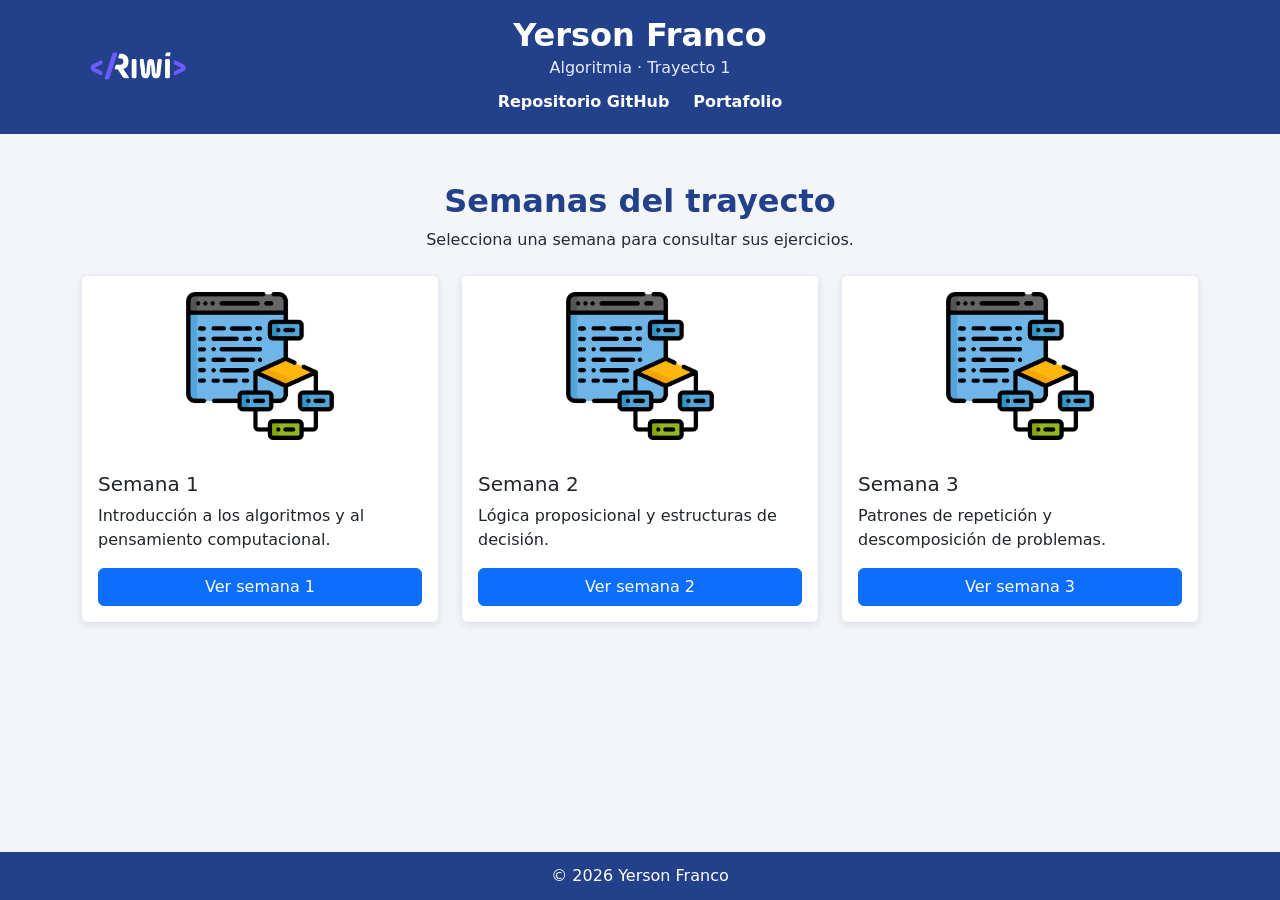
<file: index.html>
<!doctype html>
<html lang="es">

<head>
  <meta charset="utf-8">
  <meta name="viewport" content="width=device-width, initial-scale=1">
  <meta name="description" content="Repositorio de aprendizaje de Algoritmia.">
  <title>Algoritmia · Trayecto 1 | Yerson Franco</title>

  <!-- Bootstrap 5.3: estilos base y componentes responsivos. -->
  <link href="https://cdn.jsdelivr.net/npm/bootstrap@5.3.9/dist/css/bootstrap.min.css" rel="stylesheet"
    integrity="sha384-yEPZ7jP9S0QKiUQ0m3jjsO4ProIW7wvR9gXkI7JOGa2XVsw53Yke2bsdkBbjmmiX" crossorigin="anonymous">
  <link rel="stylesheet" href="css/style.css">
</head>

<body>
  <header class="encabezado text-white">
    <div class="container">
      <div class="row align-items-center text-center">
        <div class="col-12 col-md-3 text-md-start">
          <img class="logo-riwi" src="img/riwi.png" alt="Riwi">
        </div>
        <div class="col-12 col-md-6">
          <h1>Yerson Franco</h1>
          <p class="encabezado-subtitulo">Algoritmia · Trayecto 1</p>
          <nav class="enlaces-proyecto d-flex flex-wrap justify-content-center gap-4" aria-label="Enlaces del proyecto">
            <a href="https://github.com/YersonFranco/algoritmia" target="_blank" rel="noopener noreferrer">Repositorio
              GitHub</a>
            <a href="https://yersonfranco.github.io/Portafolio-web/">Portafolio</a>
          </nav>
        </div>
        <div class="col-md-3 d-none d-md-block" aria-hidden="true"></div>
      </div>
    </div>
  </header>

  <main class="container py-5">
    <section aria-labelledby="titulo-semanas">
      <div class="text-center mb-4">
        <h2 id="titulo-semanas" class="titulo-seccion">Semanas del trayecto</h2>
        <p class="mb-0">Selecciona una semana para consultar sus ejercicios.</p>
      </div>

      <div class="row g-4">
        <div class="col-12 col-md-6 col-lg-4">
          <article class="card tarjeta-semana h-100">
            <img src="img/icon.png" class="card-img-top imagen-tarjeta" alt="Ícono de programación">
            <div class="card-body d-flex flex-column">
              <h3 class="card-title h5">Semana 1</h3>
              <p class="card-text">Introducción a los algoritmos y al pensamiento computacional.</p>
              <a class="btn btn-primary mt-auto" href="trayecto_1/semana-1/index.html">Ver semana 1</a>
            </div>
          </article>
        </div>

        <div class="col-12 col-md-6 col-lg-4">
          <article class="card tarjeta-semana h-100">
            <img src="img/icon.png" class="card-img-top imagen-tarjeta" alt="Ícono de programación">
            <div class="card-body d-flex flex-column">
              <h3 class="card-title h5">Semana 2</h3>
              <p class="card-text">Lógica proposicional y estructuras de decisión.</p>
              <a class="btn btn-primary mt-auto" href="trayecto_1/semana-2/index.html">Ver semana 2</a>
            </div>
          </article>
        </div>

        <div class="col-12 col-md-6 col-lg-4">
          <article class="card tarjeta-semana h-100">
            <img src="img/icon.png" class="card-img-top imagen-tarjeta" alt="Ícono de programación">
            <div class="card-body d-flex flex-column">
              <h3 class="card-title h5">Semana 3</h3>
              <p class="card-text">Patrones de repetición y descomposición de problemas.</p>
              <a class="btn btn-primary mt-auto" href="trayecto_1/semana-3/index.html">Ver semana 3</a>
            </div>
          </article>
        </div>
      </div>
    </section>
  </main>

  <footer class="pie text-center text-white">
    <p class="mb-0">&copy; 2026 Yerson Franco</p>
  </footer>

  <script src="https://cdn.jsdelivr.net/npm/bootstrap@5.3.9/dist/js/bootstrap.bundle.min.js"
    integrity="sha384-WyOxWvTyr1QaMPfiPJSv76iReVthorl5uWlFtZPyK0IEB0hGzo9y5Bp9mYanr8Bu"
    crossorigin="anonymous"></script>
</body>

</html>
</file>
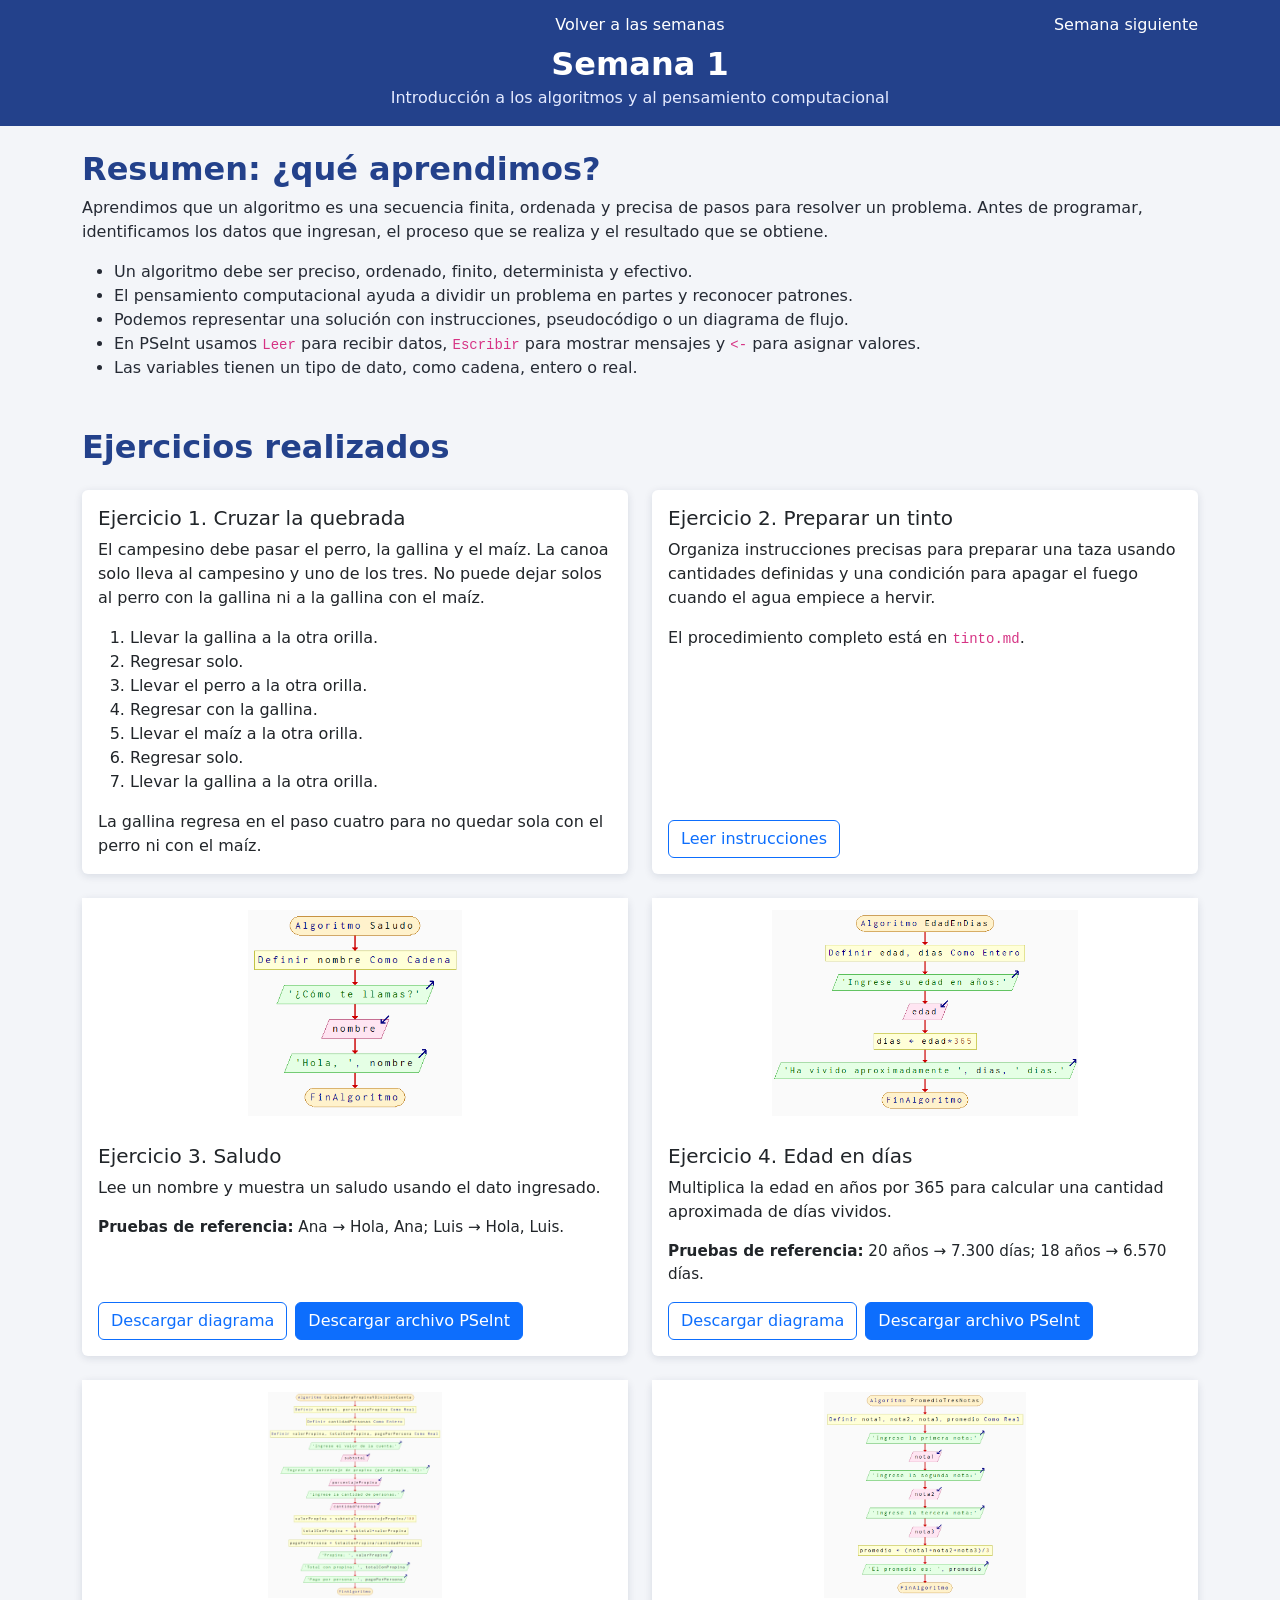
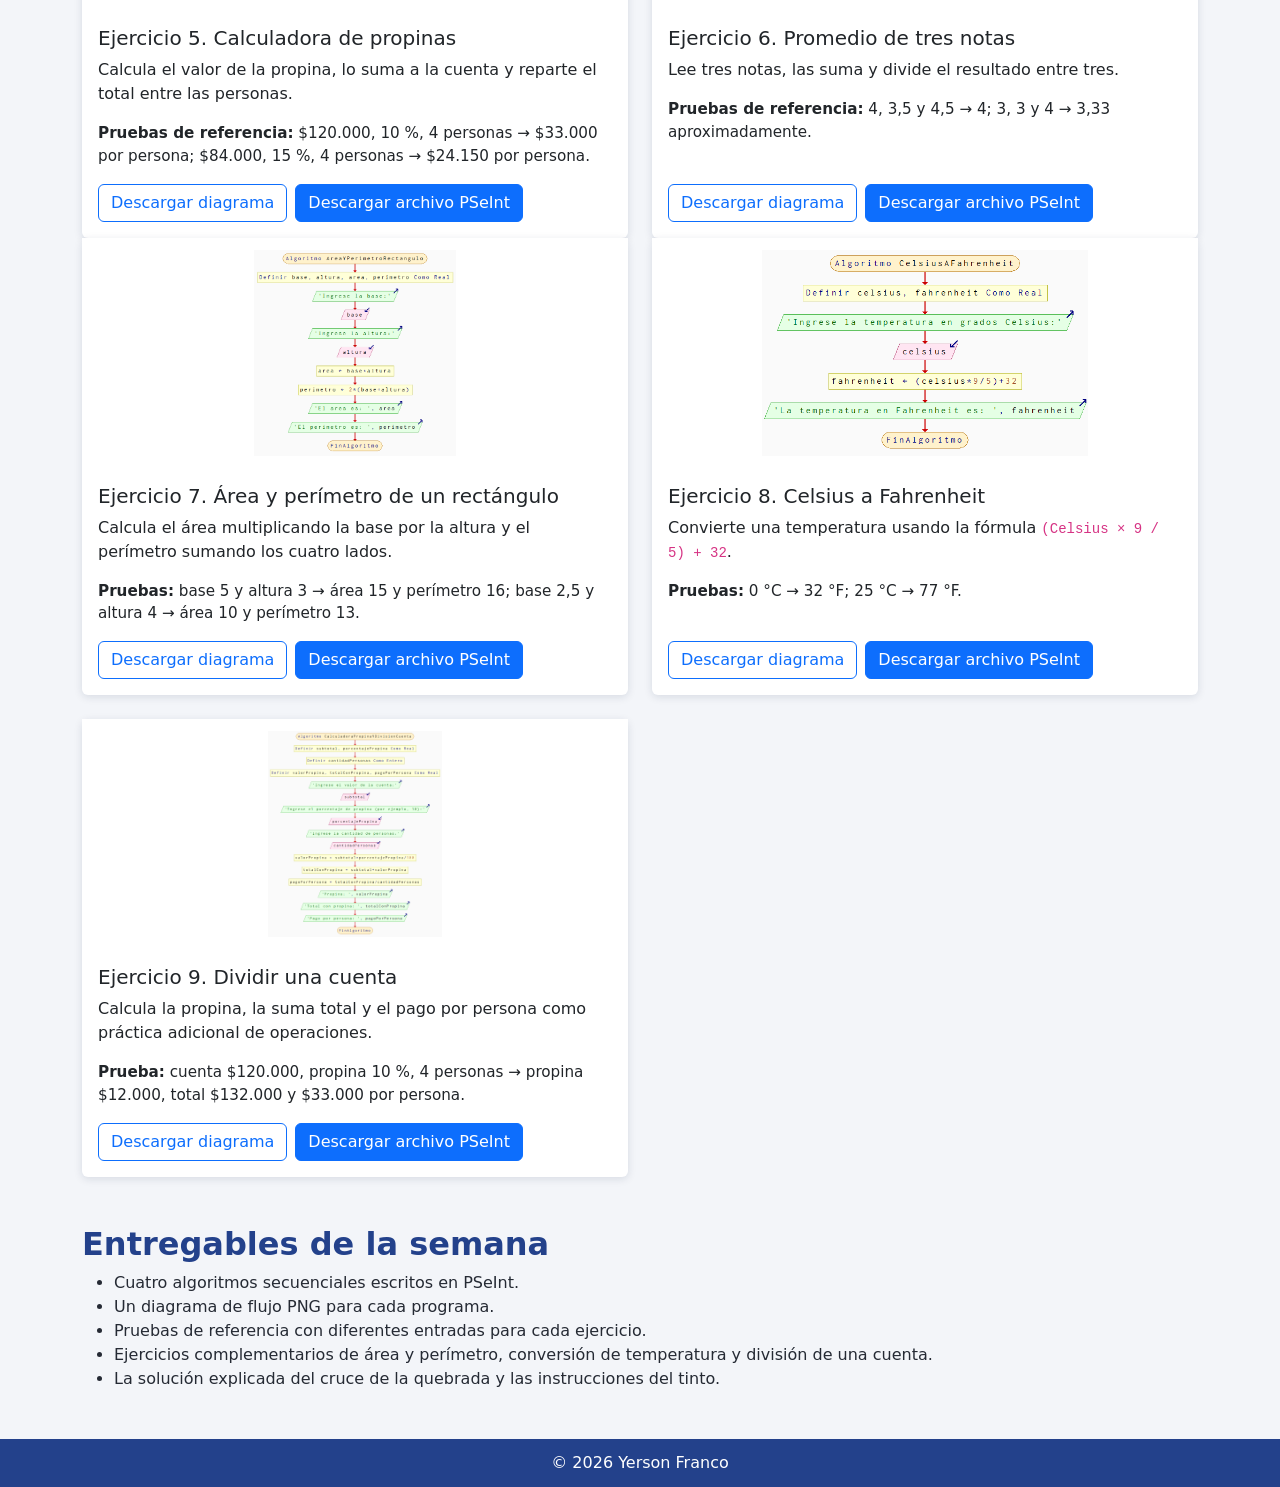
<file: trayecto_1/semana-1/index.html>
<!doctype html>
<html lang="es">

<head>
  <meta charset="utf-8">
  <meta name="viewport" content="width=device-width, initial-scale=1">
  <meta name="description" content="Resumen y ejercicios de la semana 1 de Algoritmia.">
  <title>Semana 1 | Algoritmia</title>

  <link href="https://cdn.jsdelivr.net/npm/bootstrap@5.3.9/dist/css/bootstrap.min.css" rel="stylesheet"
    integrity="sha384-yEPZ7jP9S0QKiUQ0m3jjsO4ProIW7wvR9gXkI7JOGa2XVsw53Yke2bsdkBbjmmiX" crossorigin="anonymous">
  <link rel="stylesheet" href="../../css/style.css">
</head>

<body>
  <header class="encabezado encabezado-semana text-white">
    <nav class="container navegacion-semanas" aria-label="Navegación por semanas">
      <span aria-hidden="true"></span>
      <a class="navegacion-centro" href="../../index.html">Volver a las semanas</a>
      <a class="navegacion-siguiente" href="../semana-2/index.html">Semana siguiente</a>
    </nav>
    <div class="container text-center">
      <h1>Semana 1</h1>
      <p class="encabezado-subtitulo">Introducción a los algoritmos y al pensamiento computacional</p>
    </div>
  </header>

  <main class="container py-4">
    <section class="mb-5" aria-labelledby="titulo-resumen">
      <h2 id="titulo-resumen" class="titulo-seccion">Resumen: ¿qué aprendimos?</h2>
      <p>
        Aprendimos que un algoritmo es una secuencia finita, ordenada y precisa de pasos para resolver un problema.
        Antes de programar, identificamos los datos que ingresan, el proceso que se realiza y el resultado que se
        obtiene.
      </p>
      <ul>
        <li>Un algoritmo debe ser preciso, ordenado, finito, determinista y efectivo.</li>
        <li>El pensamiento computacional ayuda a dividir un problema en partes y reconocer patrones.</li>
        <li>Podemos representar una solución con instrucciones, pseudocódigo o un diagrama de flujo.</li>
        <li>En PSeInt usamos <code>Leer</code> para recibir datos, <code>Escribir</code> para mostrar mensajes y
          <code>&lt;-</code> para asignar valores.
        </li>
        <li>Las variables tienen un tipo de dato, como cadena, entero o real.</li>
      </ul>
    </section>

    <section class="mb-5" aria-labelledby="titulo-ejercicios">
      <h2 id="titulo-ejercicios" class="titulo-seccion mb-4">Ejercicios realizados</h2>
      <div class="row g-4 mb-4">
        <div class="col-12 col-md-6">
          <article class="card tarjeta-ejercicio h-100">
            <div class="card-body">
              <h3 class="card-title h5">Ejercicio 1. Cruzar la quebrada</h3>
              <p>El campesino debe pasar el perro, la gallina y el maíz. La canoa solo lleva al campesino y uno de los
                tres. No puede dejar solos al perro con la gallina ni a la gallina con el maíz.</p>
              <ol>
                <li>Llevar la gallina a la otra orilla.</li>
                <li>Regresar solo.</li>
                <li>Llevar el perro a la otra orilla.</li>
                <li>Regresar con la gallina.</li>
                <li>Llevar el maíz a la otra orilla.</li>
                <li>Regresar solo.</li>
                <li>Llevar la gallina a la otra orilla.</li>
              </ol>
              <p class="mb-0">La gallina regresa en el paso cuatro para no quedar sola con el perro ni con el maíz.</p>
            </div>
          </article>
        </div>

        <div class="col-12 col-md-6">
          <article class="card tarjeta-ejercicio h-100">
            <div class="card-body d-flex flex-column">
              <h3 class="card-title h5">Ejercicio 2. Preparar un tinto</h3>
              <p>Organiza instrucciones precisas para preparar una taza usando cantidades definidas y una condición para
                apagar el fuego cuando el agua empiece a hervir.</p>
              <p class="mb-4">El procedimiento completo está en <code>tinto.md</code>.</p>
              <a class="btn btn-outline-primary mt-auto align-self-start" href="tinto.md">Leer instrucciones</a>
            </div>
          </article>
        </div>
      </div>

      <div class="row g-4">
        <div class="col-12 col-md-6">
          <article class="card tarjeta-ejercicio h-100">
            <img src="img/Saludo.png" class="imagen-diagrama" alt="Diagrama de flujo del ejercicio Saludo"
              loading="lazy">
            <div class="card-body d-flex flex-column">
              <h3 class="card-title h5">Ejercicio 3. Saludo</h3>
              <p class="card-text">Lee un nombre y muestra un saludo usando el dato ingresado.</p>
              <p class="prueba-ejercicio"><strong>Pruebas de referencia:</strong> Ana → Hola, Ana; Luis → Hola, Luis.
              </p>
              <div class="botones-ejercicio mt-auto">
                <a class="btn btn-outline-primary" href="img/Saludo.png" download>Descargar diagrama</a>
                <a class="btn btn-primary" href="psc/Saludo.psc" download>Descargar archivo PSeInt</a>
              </div>
            </div>
          </article>
        </div>

        <div class="col-12 col-md-6">
          <article class="card tarjeta-ejercicio h-100">
            <img src="img/EdadEnDias.png" class="imagen-diagrama" alt="Diagrama de flujo del ejercicio Edad en días"
              loading="lazy">
            <div class="card-body d-flex flex-column">
              <h3 class="card-title h5">Ejercicio 4. Edad en días</h3>
              <p class="card-text">Multiplica la edad en años por 365 para calcular una cantidad aproximada de días
                vividos.</p>
              <p class="prueba-ejercicio"><strong>Pruebas de referencia:</strong> 20 años → 7.300 días; 18 años → 6.570
                días.</p>
              <div class="botones-ejercicio mt-auto">
                <a class="btn btn-outline-primary" href="img/EdadEnDias.png" download>Descargar diagrama</a>
                <a class="btn btn-primary" href="psc/EdadEnDias.psc" download>Descargar archivo PSeInt</a>
              </div>
            </div>
          </article>
        </div>

        <div class="col-12 col-md-6">
          <article class="card tarjeta-ejercicio h-100">
            <img src="img/Propinas.png" class="imagen-diagrama"
              alt="Diagrama de flujo del ejercicio Calculadora de propinas" loading="lazy">
            <div class="card-body d-flex flex-column">
              <h3 class="card-title h5">Ejercicio 5. Calculadora de propinas</h3>
              <p class="card-text">Calcula el valor de la propina, lo suma a la cuenta y reparte el total entre las
                personas.</p>
              <p class="prueba-ejercicio"><strong>Pruebas de referencia:</strong> $120.000, 10 %, 4 personas → $33.000
                por persona; $84.000, 15 %, 4 personas → $24.150 por persona.</p>
              <div class="botones-ejercicio mt-auto">
                <a class="btn btn-outline-primary" href="img/Propinas.png" download>Descargar diagrama</a>
                <a class="btn btn-primary" href="psc/Propinas.psc" download>Descargar archivo PSeInt</a>
              </div>
            </div>
          </article>
        </div>

        <div class="col-12 col-md-6">
          <article class="card tarjeta-ejercicio h-100">
            <img src="img/PromedioNotas.png" class="imagen-diagrama"
              alt="Diagrama de flujo del ejercicio Promedio de tres notas" loading="lazy">
            <div class="card-body d-flex flex-column">
              <h3 class="card-title h5">Ejercicio 6. Promedio de tres notas</h3>
              <p class="card-text">Lee tres notas, las suma y divide el resultado entre tres.</p>
              <p class="prueba-ejercicio"><strong>Pruebas de referencia:</strong> 4, 3,5 y 4,5 → 4; 3, 3 y 4 → 3,33
                aproximadamente.</p>
              <div class="botones-ejercicio mt-auto">
                <a class="btn btn-outline-primary" href="img/PromedioNotas.png" download>Descargar diagrama</a>
                <a class="btn btn-primary" href="psc/PromedioNotas.psc" download>Descargar archivo PSeInt</a>
              </div>
            </div>
          </article>
        </div>
      </div>

      <div class="row g-4">
        <div class="col-12 col-md-6">
          <article class="card tarjeta-ejercicio h-100">
            <img src="img/AreaYPerimetroRectangulo.png" class="imagen-diagrama"
              alt="Diagrama de flujo del área y perímetro de un rectángulo" loading="lazy">
            <div class="card-body d-flex flex-column">
              <h3 class="card-title h5">Ejercicio 7. Área y perímetro de un rectángulo</h3>
              <p class="card-text">Calcula el área multiplicando la base por la altura y el perímetro sumando los cuatro
                lados.</p>
              <p class="prueba-ejercicio"><strong>Pruebas:</strong> base 5 y altura 3 → área 15 y perímetro 16; base 2,5
                y altura 4 → área 10 y perímetro 13.</p>
              <div class="botones-ejercicio mt-auto">
                <a class="btn btn-outline-primary" href="img/AreaYPerimetroRectangulo.png" download>Descargar
                  diagrama</a>
                <a class="btn btn-primary" href="psc/AreaYPerimetroRectangulo.psc" download>Descargar archivo PSeInt</a>
              </div>
            </div>
          </article>
        </div>

        <div class="col-12 col-md-6">
          <article class="card tarjeta-ejercicio h-100">
            <img src="img/CelsiusAFahrenheit.png" class="imagen-diagrama"
              alt="Diagrama de flujo para convertir Celsius a Fahrenheit" loading="lazy">
            <div class="card-body d-flex flex-column">
              <h3 class="card-title h5">Ejercicio 8. Celsius a Fahrenheit</h3>
              <p class="card-text">Convierte una temperatura usando la fórmula <code>(Celsius × 9 / 5) + 32</code>.</p>
              <p class="prueba-ejercicio"><strong>Pruebas:</strong> 0 °C → 32 °F; 25 °C → 77 °F.</p>
              <div class="botones-ejercicio mt-auto">
                <a class="btn btn-outline-primary" href="img/CelsiusAFahrenheit.png" download>Descargar diagrama</a>
                <a class="btn btn-primary" href="psc/CelsiusAFahrenheit.psc" download>Descargar archivo PSeInt</a>
              </div>
            </div>
          </article>
        </div>

        <div class="col-12 col-md-6">
          <article class="card tarjeta-ejercicio h-100">
            <img src="img/DividirCuenta.png" class="imagen-diagrama"
              alt="Diagrama de flujo para calcular y dividir una cuenta" loading="lazy">
            <div class="card-body d-flex flex-column">
              <h3 class="card-title h5">Ejercicio 9. Dividir una cuenta</h3>
              <p class="card-text">Calcula la propina, la suma total y el pago por persona como práctica adicional de
                operaciones.</p>
              <p class="prueba-ejercicio"><strong>Prueba:</strong> cuenta $120.000, propina 10 %, 4 personas → propina
                $12.000, total $132.000 y $33.000 por persona.</p>
              <div class="botones-ejercicio mt-auto">
                <a class="btn btn-outline-primary" href="img/DividirCuenta.png" download>Descargar diagrama</a>
                <a class="btn btn-primary" href="psc/DividirCuenta.psc" download>Descargar archivo PSeInt</a>
              </div>
            </div>
          </article>
        </div>
      </div>
    </section>

    <section class="mb-4" aria-labelledby="titulo-entregables">
      <h2 id="titulo-entregables" class="titulo-seccion">Entregables de la semana</h2>
      <ul>
        <li>Cuatro algoritmos secuenciales escritos en PSeInt.</li>
        <li>Un diagrama de flujo PNG para cada programa.</li>
        <li>Pruebas de referencia con diferentes entradas para cada ejercicio.</li>
        <li>Ejercicios complementarios de área y perímetro, conversión de temperatura y división de una cuenta.</li>
        <li>La solución explicada del cruce de la quebrada y las instrucciones del tinto.</li>
      </ul>
    </section>
  </main>

  <footer class="pie text-center text-white">
    <p class="mb-0">&copy; 2026 Yerson Franco</p>
  </footer>

  <script src="https://cdn.jsdelivr.net/npm/bootstrap@5.3.9/dist/js/bootstrap.bundle.min.js"
    integrity="sha384-WyOxWvTyr1QaMPfiPJSv76iReVthorl5uWlFtZPyK0IEB0hGzo9y5Bp9mYanr8Bu"
    crossorigin="anonymous"></script>
</body>

</html>
</file>
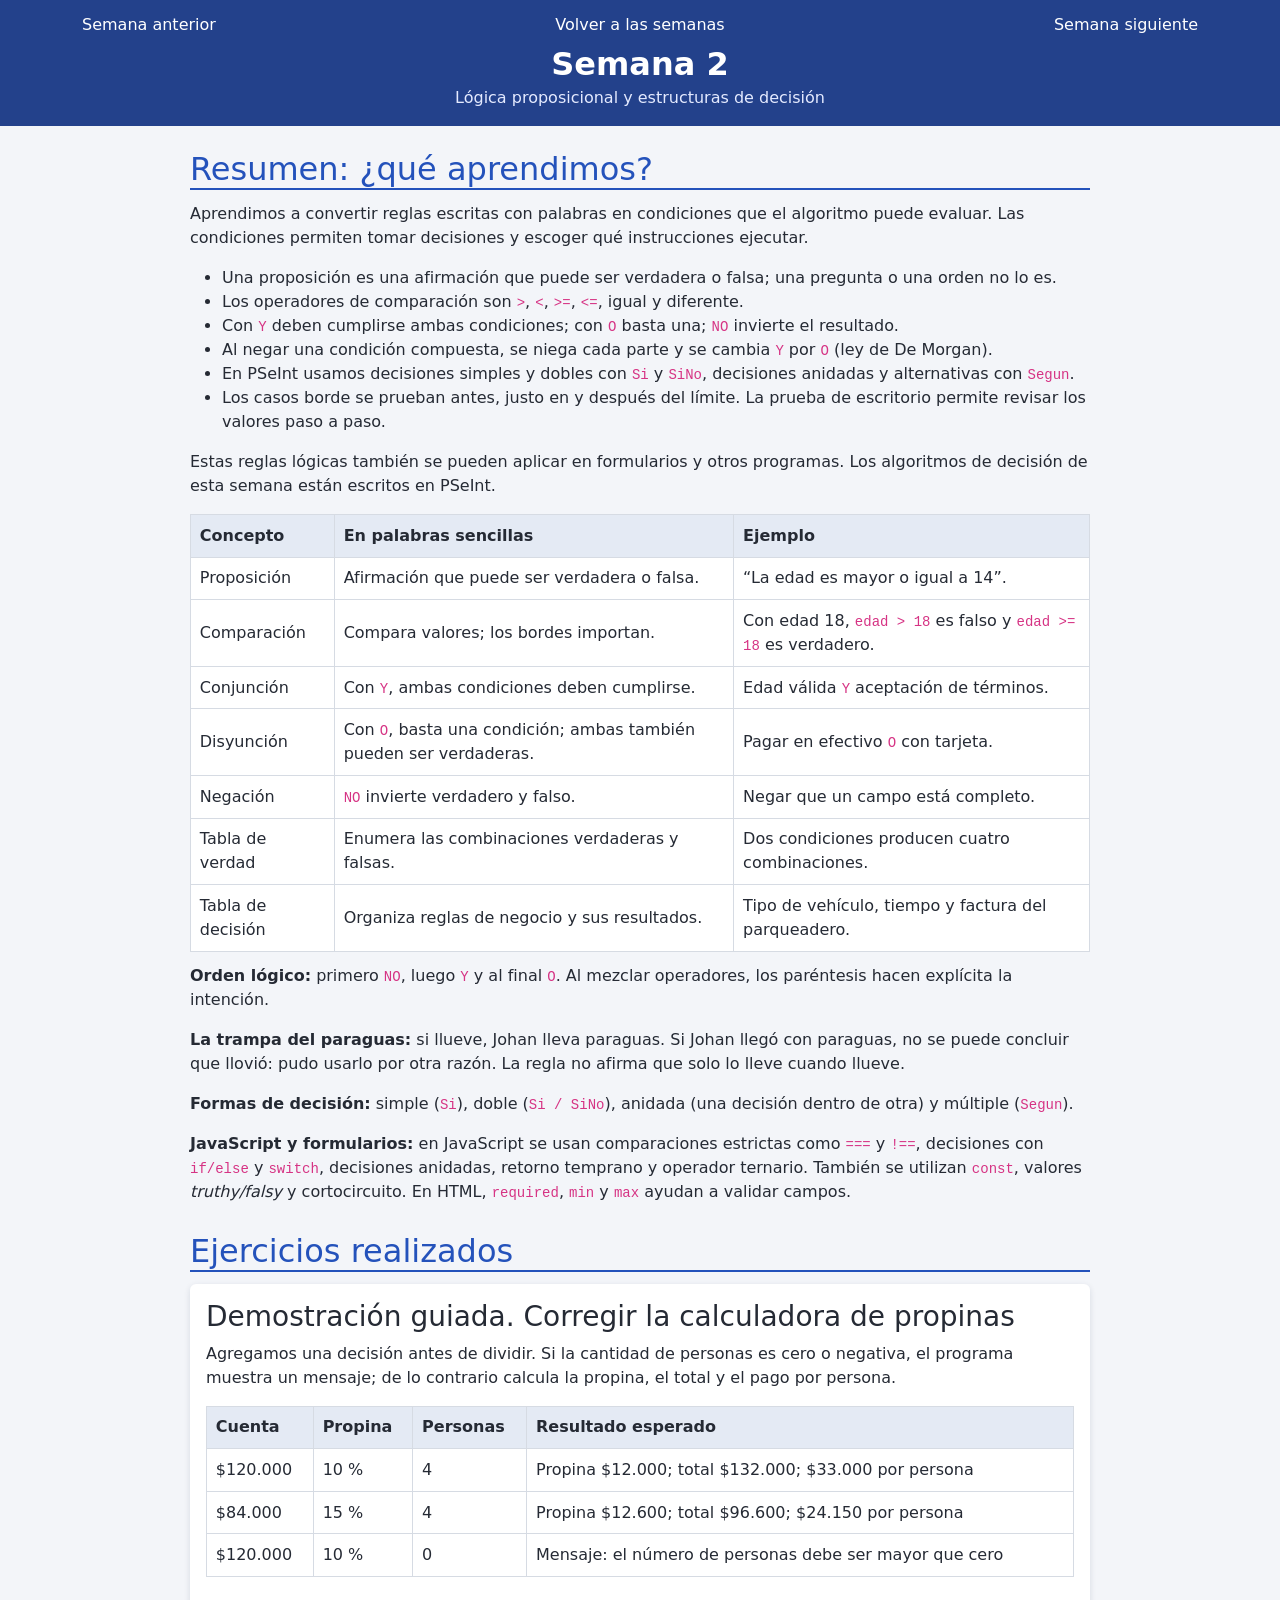
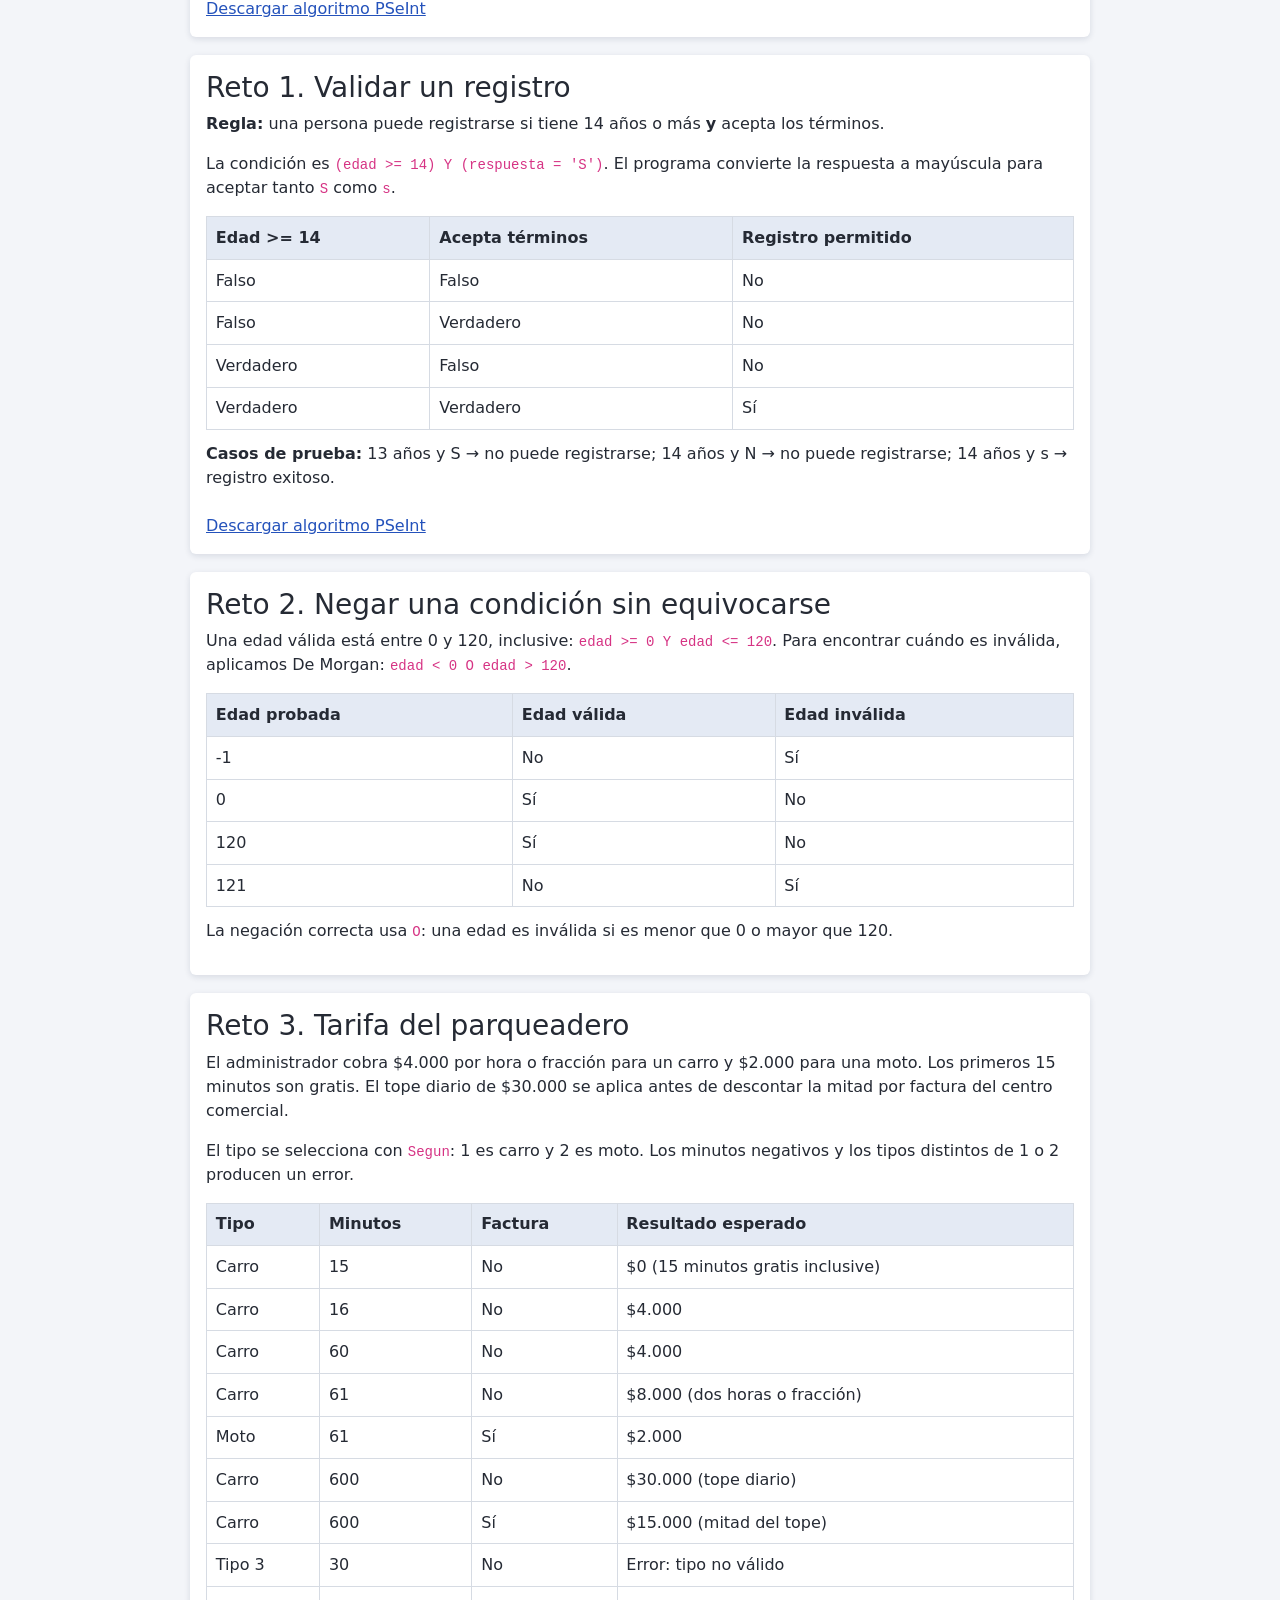
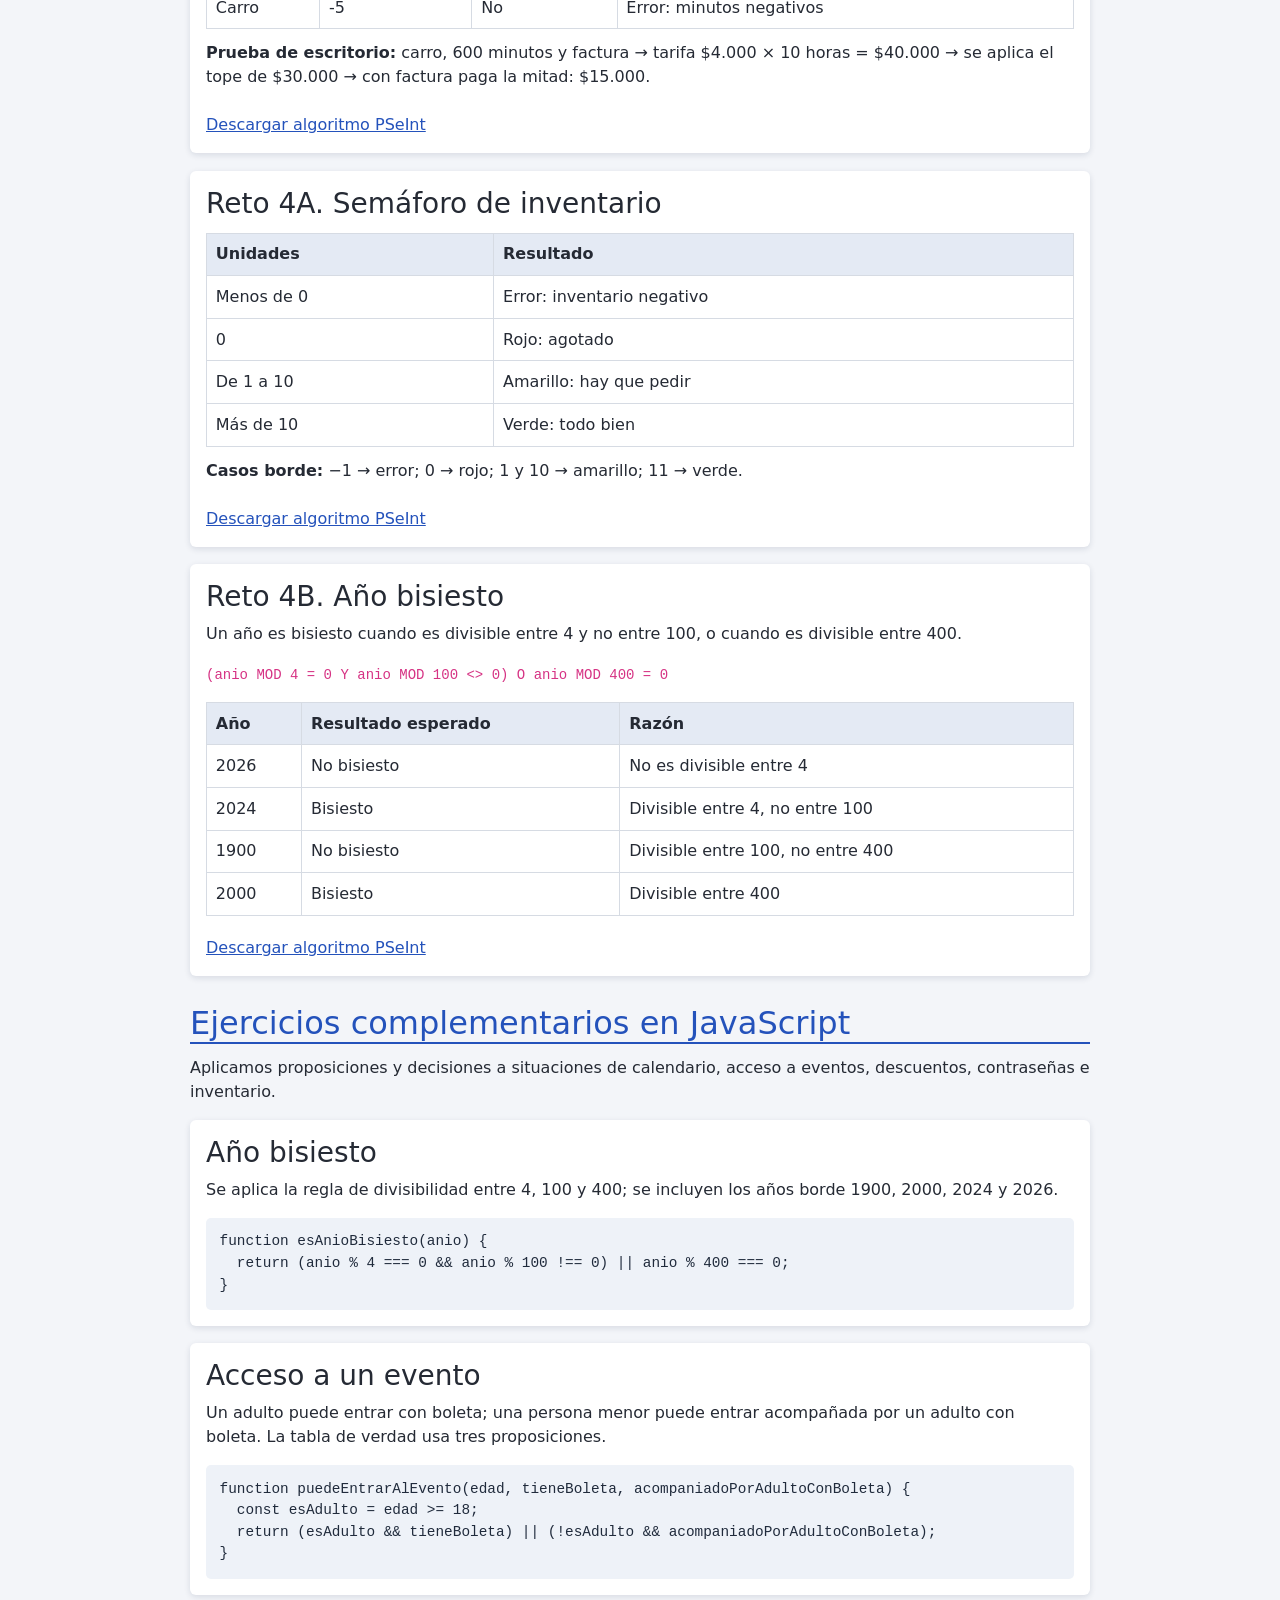
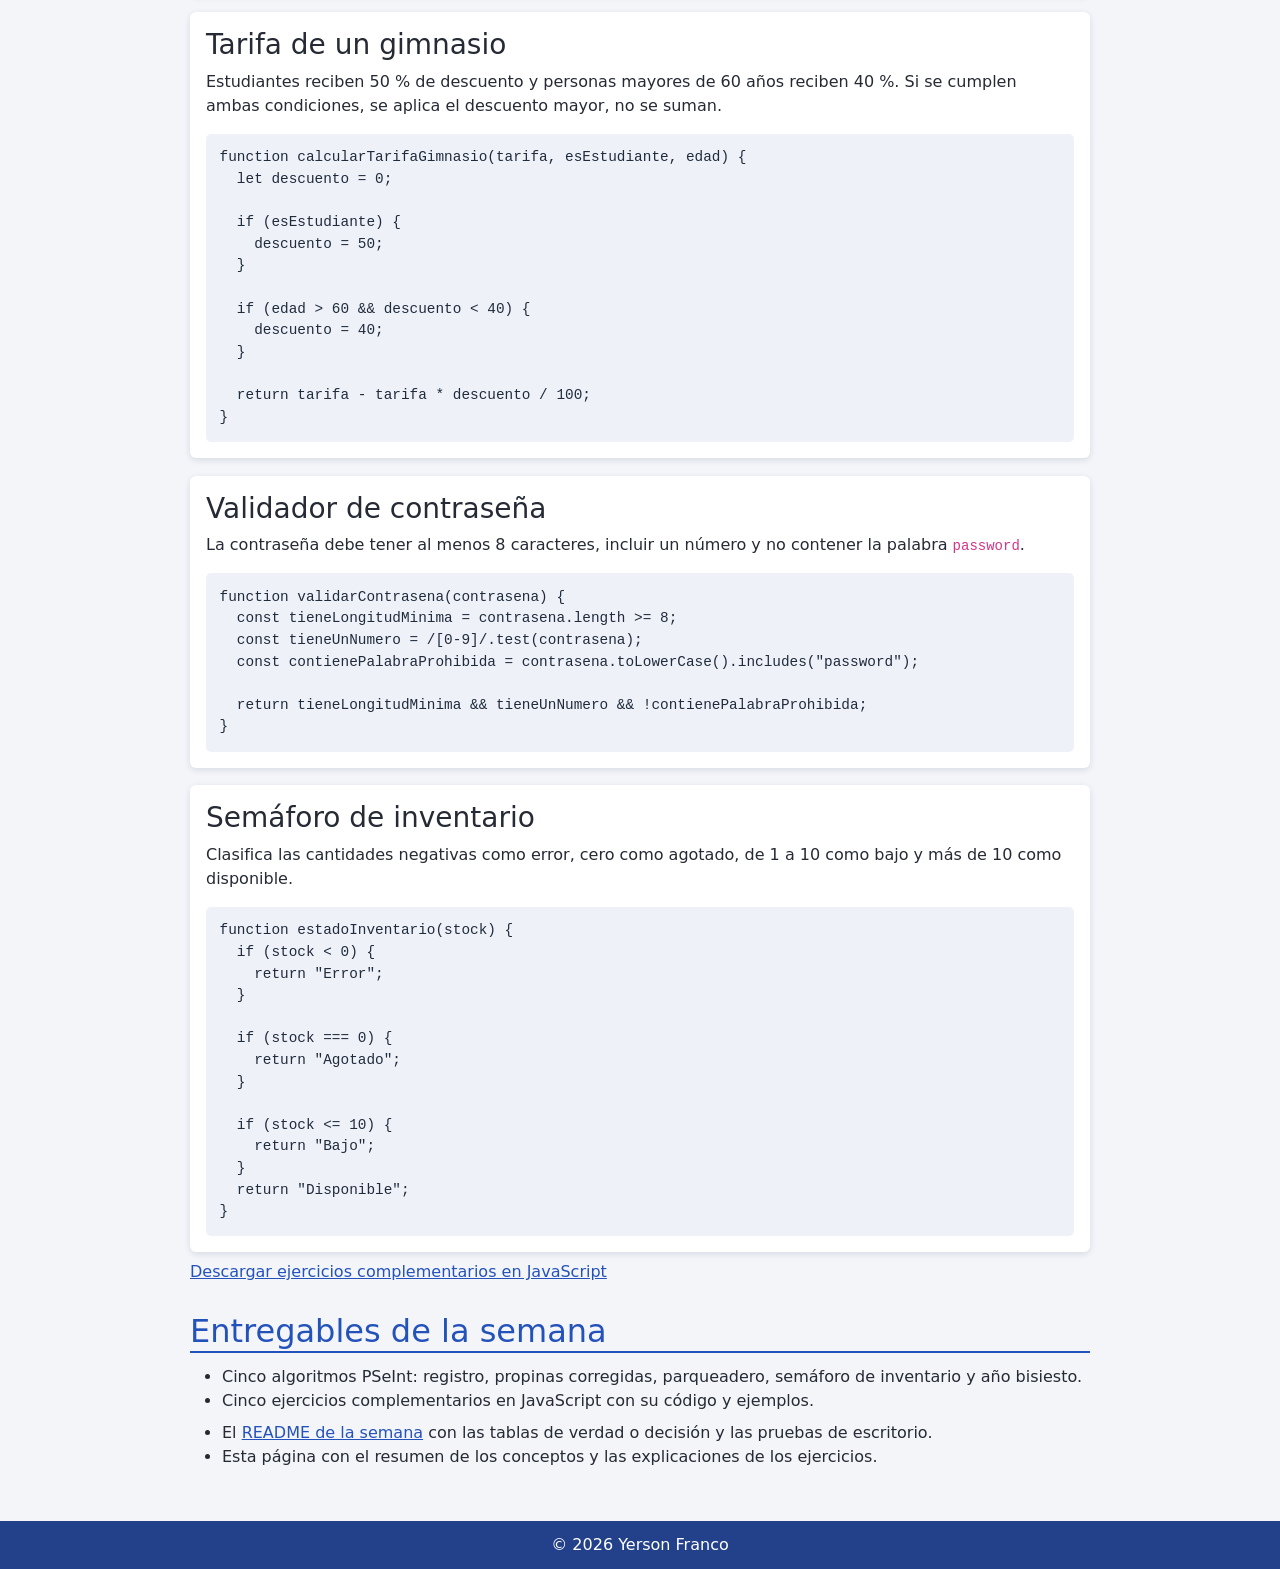
<file: trayecto_1/semana-2/index.html>
<!DOCTYPE html>
<html lang="es">

<head>
  <meta charset="utf-8">
  <meta name="viewport" content="width=device-width, initial-scale=1.0">
  <title>Semana 2 | Algoritmia</title>
  <link href="https://cdn.jsdelivr.net/npm/bootstrap@5.3.9/dist/css/bootstrap.min.css" rel="stylesheet"
    integrity="sha384-yEPZ7jP9S0QKiUQ0m3jjsO4ProIW7wvR9gXkI7JOGa2XVsw53Yke2bsdkBbjmmiX" crossorigin="anonymous">
  <link rel="stylesheet" href="../../css/style.css">
</head>

<body>
  <header class="encabezado encabezado-semana">
    <nav class="container navegacion-semanas" aria-label="Navegación por semanas">
      <a class="navegacion-anterior" href="../semana-1/index.html">Semana anterior</a>
      <a class="navegacion-centro" href="../../index.html">Volver a las semanas</a>
      <a class="navegacion-siguiente" href="../semana-3/index.html">Semana siguiente</a>
    </nav>
    <div class="container text-center">
      <h1>Semana 2</h1>
      <p class="encabezado-subtitulo">Lógica proposicional y estructuras de decisión</p>
    </div>
  </header>

  <main class="contenedor">
    <section>
      <h2>Resumen: ¿qué aprendimos?</h2>
      <p>Aprendimos a convertir reglas escritas con palabras en condiciones que el algoritmo puede evaluar. Las
        condiciones permiten tomar decisiones y escoger qué instrucciones ejecutar.</p>
      <ul>
        <li>Una proposición es una afirmación que puede ser verdadera o falsa; una pregunta o una orden no lo es.</li>
        <li>Los operadores de comparación son <code>&gt;</code>, <code>&lt;</code>, <code>&gt;=</code>,
          <code>&lt;=</code>, igual y diferente.
        </li>
        <li>Con <code>Y</code> deben cumplirse ambas condiciones; con <code>O</code> basta una; <code>NO</code> invierte
          el resultado.</li>
        <li>Al negar una condición compuesta, se niega cada parte y se cambia <code>Y</code> por <code>O</code> (ley de
          De Morgan).</li>
        <li>En PSeInt usamos decisiones simples y dobles con <code>Si</code> y <code>SiNo</code>, decisiones anidadas y
          alternativas con <code>Segun</code>.</li>
        <li>Los casos borde se prueban antes, justo en y después del límite. La prueba de escritorio permite revisar los
          valores paso a paso.</li>
      </ul>
      <p>Estas reglas lógicas también se pueden aplicar en formularios y otros programas. Los algoritmos de decisión de
        esta semana están escritos en PSeInt.</p>
      <div class="tabla-contenedor">
        <table>
          <thead>
            <tr>
              <th>Concepto</th>
              <th>En palabras sencillas</th>
              <th>Ejemplo</th>
            </tr>
          </thead>
          <tbody>
            <tr>
              <td>Proposición</td>
              <td>Afirmación que puede ser verdadera o falsa.</td>
              <td>“La edad es mayor o igual a 14”.</td>
            </tr>
            <tr>
              <td>Comparación</td>
              <td>Compara valores; los bordes importan.</td>
              <td>Con edad 18, <code>edad &gt; 18</code> es falso y <code>edad &gt;= 18</code> es verdadero.</td>
            </tr>
            <tr>
              <td>Conjunción</td>
              <td>Con <code>Y</code>, ambas condiciones deben cumplirse.</td>
              <td>Edad válida <code>Y</code> aceptación de términos.</td>
            </tr>
            <tr>
              <td>Disyunción</td>
              <td>Con <code>O</code>, basta una condición; ambas también pueden ser verdaderas.</td>
              <td>Pagar en efectivo <code>O</code> con tarjeta.</td>
            </tr>
            <tr>
              <td>Negación</td>
              <td><code>NO</code> invierte verdadero y falso.</td>
              <td>Negar que un campo está completo.</td>
            </tr>
            <tr>
              <td>Tabla de verdad</td>
              <td>Enumera las combinaciones verdaderas y falsas.</td>
              <td>Dos condiciones producen cuatro combinaciones.</td>
            </tr>
            <tr>
              <td>Tabla de decisión</td>
              <td>Organiza reglas de negocio y sus resultados.</td>
              <td>Tipo de vehículo, tiempo y factura del parqueadero.</td>
            </tr>
          </tbody>
        </table>
      </div>
      <p><strong>Orden lógico:</strong> primero <code>NO</code>, luego <code>Y</code> y al final <code>O</code>. Al
        mezclar operadores, los paréntesis hacen explícita la intención.</p>
      <p><strong>La trampa del paraguas:</strong> si llueve, Johan lleva paraguas. Si Johan llegó con paraguas, no se
        puede concluir que llovió: pudo usarlo por otra razón. La regla no afirma que solo lo lleve cuando llueve.</p>
      <p><strong>Formas de decisión:</strong> simple (<code>Si</code>), doble (<code>Si / SiNo</code>), anidada (una
        decisión dentro de otra) y múltiple (<code>Segun</code>).</p>
      <p><strong>JavaScript y formularios:</strong> en JavaScript se usan comparaciones estrictas como <code>===</code>
        y <code>!==</code>, decisiones con <code>if/else</code> y <code>switch</code>, decisiones anidadas, retorno
        temprano y operador ternario. También se utilizan <code>const</code>, valores <em>truthy/falsy</em> y
        cortocircuito. En HTML, <code>required</code>, <code>min</code> y <code>max</code> ayudan a validar campos.</p>
    </section>

    <section>
      <h2>Ejercicios realizados</h2>
      <div class="ejercicios-apilados">
        <article class="tarjeta">
          <h3>Demostración guiada. Corregir la calculadora de propinas</h3>
          <p>Agregamos una decisión antes de dividir. Si la cantidad de personas es cero o negativa, el programa muestra
            un mensaje; de lo contrario calcula la propina, el total y el pago por persona.</p>
          <div class="tabla-contenedor">
            <table>
              <thead>
                <tr>
                  <th>Cuenta</th>
                  <th>Propina</th>
                  <th>Personas</th>
                  <th>Resultado esperado</th>
                </tr>
              </thead>
              <tbody>
                <tr>
                  <td>$120.000</td>
                  <td>10 %</td>
                  <td>4</td>
                  <td>Propina $12.000; total $132.000; $33.000 por persona</td>
                </tr>
                <tr>
                  <td>$84.000</td>
                  <td>15 %</td>
                  <td>4</td>
                  <td>Propina $12.600; total $96.600; $24.150 por persona</td>
                </tr>
                <tr>
                  <td>$120.000</td>
                  <td>10 %</td>
                  <td>0</td>
                  <td>Mensaje: el número de personas debe ser mayor que cero</td>
                </tr>
              </tbody>
            </table>
          </div>
          <a class="enlace" href="psc/Propinas.psc" download>Descargar algoritmo PSeInt</a>
        </article>

        <article class="tarjeta">
          <h3>Reto 1. Validar un registro</h3>
          <p><strong>Regla:</strong> una persona puede registrarse si tiene 14 años o más <strong>y</strong> acepta los
            términos.</p>
          <p>La condición es <code>(edad &gt;= 14) Y (respuesta = 'S')</code>. El programa convierte la respuesta a
            mayúscula para aceptar tanto <code>S</code> como <code>s</code>.</p>
          <div class="tabla-contenedor">
            <table>
              <thead>
                <tr>
                  <th>Edad >= 14</th>
                  <th>Acepta términos</th>
                  <th>Registro permitido</th>
                </tr>
              </thead>
              <tbody>
                <tr>
                  <td>Falso</td>
                  <td>Falso</td>
                  <td>No</td>
                </tr>
                <tr>
                  <td>Falso</td>
                  <td>Verdadero</td>
                  <td>No</td>
                </tr>
                <tr>
                  <td>Verdadero</td>
                  <td>Falso</td>
                  <td>No</td>
                </tr>
                <tr>
                  <td>Verdadero</td>
                  <td>Verdadero</td>
                  <td>Sí</td>
                </tr>
              </tbody>
            </table>
          </div>
          <p><strong>Casos de prueba:</strong> 13 años y S → no puede registrarse; 14 años y N → no puede registrarse;
            14 años y s → registro exitoso.</p>
          <a class="enlace" href="psc/ValidarRegistro.psc" download>Descargar algoritmo PSeInt</a>
        </article>

        <article class="tarjeta">
          <h3>Reto 2. Negar una condición sin equivocarse</h3>
          <p>Una edad válida está entre 0 y 120, inclusive: <code>edad &gt;= 0 Y edad &lt;= 120</code>. Para encontrar
            cuándo es inválida, aplicamos De Morgan: <code>edad &lt; 0 O edad &gt; 120</code>.</p>
          <div class="tabla-contenedor">
            <table>
              <thead>
                <tr>
                  <th>Edad probada</th>
                  <th>Edad válida</th>
                  <th>Edad inválida</th>
                </tr>
              </thead>
              <tbody>
                <tr>
                  <td>-1</td>
                  <td>No</td>
                  <td>Sí</td>
                </tr>
                <tr>
                  <td>0</td>
                  <td>Sí</td>
                  <td>No</td>
                </tr>
                <tr>
                  <td>120</td>
                  <td>Sí</td>
                  <td>No</td>
                </tr>
                <tr>
                  <td>121</td>
                  <td>No</td>
                  <td>Sí</td>
                </tr>
              </tbody>
            </table>
          </div>
          <p>La negación correcta usa <code>O</code>: una edad es inválida si es menor que 0 o mayor que 120.</p>
        </article>

        <article class="tarjeta">
          <h3>Reto 3. Tarifa del parqueadero</h3>
          <p>El administrador cobra $4.000 por hora o fracción para un carro y $2.000 para una moto. Los primeros 15
            minutos son gratis. El tope diario de $30.000 se aplica antes de descontar la mitad por factura del centro
            comercial.</p>
          <p>El tipo se selecciona con <code>Segun</code>: 1 es carro y 2 es moto. Los minutos negativos y los tipos
            distintos de 1 o 2 producen un error.</p>
          <div class="tabla-contenedor">
            <table>
              <thead>
                <tr>
                  <th>Tipo</th>
                  <th>Minutos</th>
                  <th>Factura</th>
                  <th>Resultado esperado</th>
                </tr>
              </thead>
              <tbody>
                <tr>
                  <td>Carro</td>
                  <td>15</td>
                  <td>No</td>
                  <td>$0 (15 minutos gratis inclusive)</td>
                </tr>
                <tr>
                  <td>Carro</td>
                  <td>16</td>
                  <td>No</td>
                  <td>$4.000</td>
                </tr>
                <tr>
                  <td>Carro</td>
                  <td>60</td>
                  <td>No</td>
                  <td>$4.000</td>
                </tr>
                <tr>
                  <td>Carro</td>
                  <td>61</td>
                  <td>No</td>
                  <td>$8.000 (dos horas o fracción)</td>
                </tr>
                <tr>
                  <td>Moto</td>
                  <td>61</td>
                  <td>Sí</td>
                  <td>$2.000</td>
                </tr>
                <tr>
                  <td>Carro</td>
                  <td>600</td>
                  <td>No</td>
                  <td>$30.000 (tope diario)</td>
                </tr>
                <tr>
                  <td>Carro</td>
                  <td>600</td>
                  <td>Sí</td>
                  <td>$15.000 (mitad del tope)</td>
                </tr>
                <tr>
                  <td>Tipo 3</td>
                  <td>30</td>
                  <td>No</td>
                  <td>Error: tipo no válido</td>
                </tr>
                <tr>
                  <td>Carro</td>
                  <td>-5</td>
                  <td>No</td>
                  <td>Error: minutos negativos</td>
                </tr>
              </tbody>
            </table>
          </div>
          <p><strong>Prueba de escritorio:</strong> carro, 600 minutos y factura → tarifa $4.000 × 10 horas = $40.000 →
            se aplica el tope de $30.000 → con factura paga la mitad: $15.000.</p>
          <a class="enlace" href="psc/TarifaParqueadero.psc" download>Descargar algoritmo PSeInt</a>
        </article>

        <article class="tarjeta">
          <h3>Reto 4A. Semáforo de inventario</h3>
          <div class="tabla-contenedor">
            <table>
              <thead>
                <tr>
                  <th>Unidades</th>
                  <th>Resultado</th>
                </tr>
              </thead>
              <tbody>
                <tr>
                  <td>Menos de 0</td>
                  <td>Error: inventario negativo</td>
                </tr>
                <tr>
                  <td>0</td>
                  <td>Rojo: agotado</td>
                </tr>
                <tr>
                  <td>De 1 a 10</td>
                  <td>Amarillo: hay que pedir</td>
                </tr>
                <tr>
                  <td>Más de 10</td>
                  <td>Verde: todo bien</td>
                </tr>
              </tbody>
            </table>
          </div>
          <p><strong>Casos borde:</strong> −1 → error; 0 → rojo; 1 y 10 → amarillo; 11 → verde.</p>
          <a class="enlace" href="psc/SemaforoInventario.psc" download>Descargar algoritmo PSeInt</a>
        </article>

        <article class="tarjeta">
          <h3>Reto 4B. Año bisiesto</h3>
          <p>Un año es bisiesto cuando es divisible entre 4 y no entre 100, o cuando es divisible entre 400.</p>
          <p><code>(anio MOD 4 = 0 Y anio MOD 100 &lt;&gt; 0) O anio MOD 400 = 0</code></p>
          <div class="tabla-contenedor">
            <table>
              <thead>
                <tr>
                  <th>Año</th>
                  <th>Resultado esperado</th>
                  <th>Razón</th>
                </tr>
              </thead>
              <tbody>
                <tr>
                  <td>2026</td>
                  <td>No bisiesto</td>
                  <td>No es divisible entre 4</td>
                </tr>
                <tr>
                  <td>2024</td>
                  <td>Bisiesto</td>
                  <td>Divisible entre 4, no entre 100</td>
                </tr>
                <tr>
                  <td>1900</td>
                  <td>No bisiesto</td>
                  <td>Divisible entre 100, no entre 400</td>
                </tr>
                <tr>
                  <td>2000</td>
                  <td>Bisiesto</td>
                  <td>Divisible entre 400</td>
                </tr>
              </tbody>
            </table>
          </div>
          <a class="enlace" href="psc/AnioBisiesto.psc" download>Descargar algoritmo PSeInt</a>
        </article>
      </div>
    </section>

    <section>
      <h2>Ejercicios complementarios en JavaScript</h2>
      <p>Aplicamos proposiciones y decisiones a situaciones de calendario, acceso a eventos, descuentos, contraseñas e
        inventario.</p>
      <div class="ejercicios-apilados">
        <article class="tarjeta">
          <h3>Año bisiesto</h3>
          <p>Se aplica la regla de divisibilidad entre 4, 100 y 400; se incluyen los años borde 1900, 2000, 2024 y 2026.
          </p>
          <pre class="codigo-ejemplo"><code>function esAnioBisiesto(anio) {
  return (anio % 4 === 0 &amp;&amp; anio % 100 !== 0) || anio % 400 === 0;
}</code></pre>
        </article>
        <article class="tarjeta">
          <h3>Acceso a un evento</h3>
          <p>Un adulto puede entrar con boleta; una persona menor puede entrar acompañada por un adulto con boleta. La
            tabla de verdad usa tres proposiciones.</p>
          <pre class="codigo-ejemplo"><code>function puedeEntrarAlEvento(edad, tieneBoleta, acompaniadoPorAdultoConBoleta) {
  const esAdulto = edad &gt;= 18;
  return (esAdulto &amp;&amp; tieneBoleta) || (!esAdulto &amp;&amp; acompaniadoPorAdultoConBoleta);
}</code></pre>
        </article>
        <article class="tarjeta">
          <h3>Tarifa de un gimnasio</h3>
          <p>Estudiantes reciben 50 % de descuento y personas mayores de 60 años reciben 40 %. Si se cumplen ambas
            condiciones, se aplica el descuento mayor, no se suman.</p>
          <pre class="codigo-ejemplo"><code>function calcularTarifaGimnasio(tarifa, esEstudiante, edad) {
  let descuento = 0;

  if (esEstudiante) {
    descuento = 50;
  }

  if (edad &gt; 60 &amp;&amp; descuento &lt; 40) {
    descuento = 40;
  }

  return tarifa - tarifa * descuento / 100;
}</code></pre>
        </article>
        <article class="tarjeta">
          <h3>Validador de contraseña</h3>
          <p>La contraseña debe tener al menos 8 caracteres, incluir un número y no contener la palabra
            <code>password</code>.
          </p>
          <pre class="codigo-ejemplo"><code>function validarContrasena(contrasena) {
  const tieneLongitudMinima = contrasena.length &gt;= 8;
  const tieneUnNumero = /[0-9]/.test(contrasena);
  const contienePalabraProhibida = contrasena.toLowerCase().includes("password");

  return tieneLongitudMinima &amp;&amp; tieneUnNumero &amp;&amp; !contienePalabraProhibida;
}</code></pre>
        </article>
        <article class="tarjeta">
          <h3>Semáforo de inventario</h3>
          <p>Clasifica las cantidades negativas como error, cero como agotado, de 1 a 10 como bajo y más de 10 como
            disponible.</p>
          <pre class="codigo-ejemplo"><code>function estadoInventario(stock) {
  if (stock &lt; 0) {
    return "Error";
  }

  if (stock === 0) {
    return "Agotado";
  }

  if (stock &lt;= 10) {
    return "Bajo";
  }
  return "Disponible";
}</code></pre>
        </article>
      </div>
      <p><a class="enlace" href="js/ejerciciosPropuestos.js" download>Descargar ejercicios complementarios en
          JavaScript</a></p>
    </section>

    <section>
      <h2>Entregables de la semana</h2>
      <ul>
        <li>Cinco algoritmos PSeInt: registro, propinas corregidas, parqueadero, semáforo de inventario y año bisiesto.
        </li>
        <li>Cinco ejercicios complementarios en JavaScript con su código y ejemplos.</li>
        <li>El <a class="enlace" href="README.md">README de la semana</a> con las tablas de verdad o decisión y las
          pruebas de escritorio.</li>
        <li>Esta página con el resumen de los conceptos y las explicaciones de los ejercicios.</li>
      </ul>
    </section>
  </main>

  <footer class="pie text-center text-white">
    <p class="mb-0">&copy; 2026 Yerson Franco</p>
  </footer>

  <script src="https://cdn.jsdelivr.net/npm/bootstrap@5.3.9/dist/js/bootstrap.bundle.min.js"
    integrity="sha384-WyOxWvTyr1QaMPfiPJSv76iReVthorl5uWlFtZPyK0IEB0hGzo9y5Bp9mYanr8Bu"
    crossorigin="anonymous"></script>
</body>

</html>
</file>
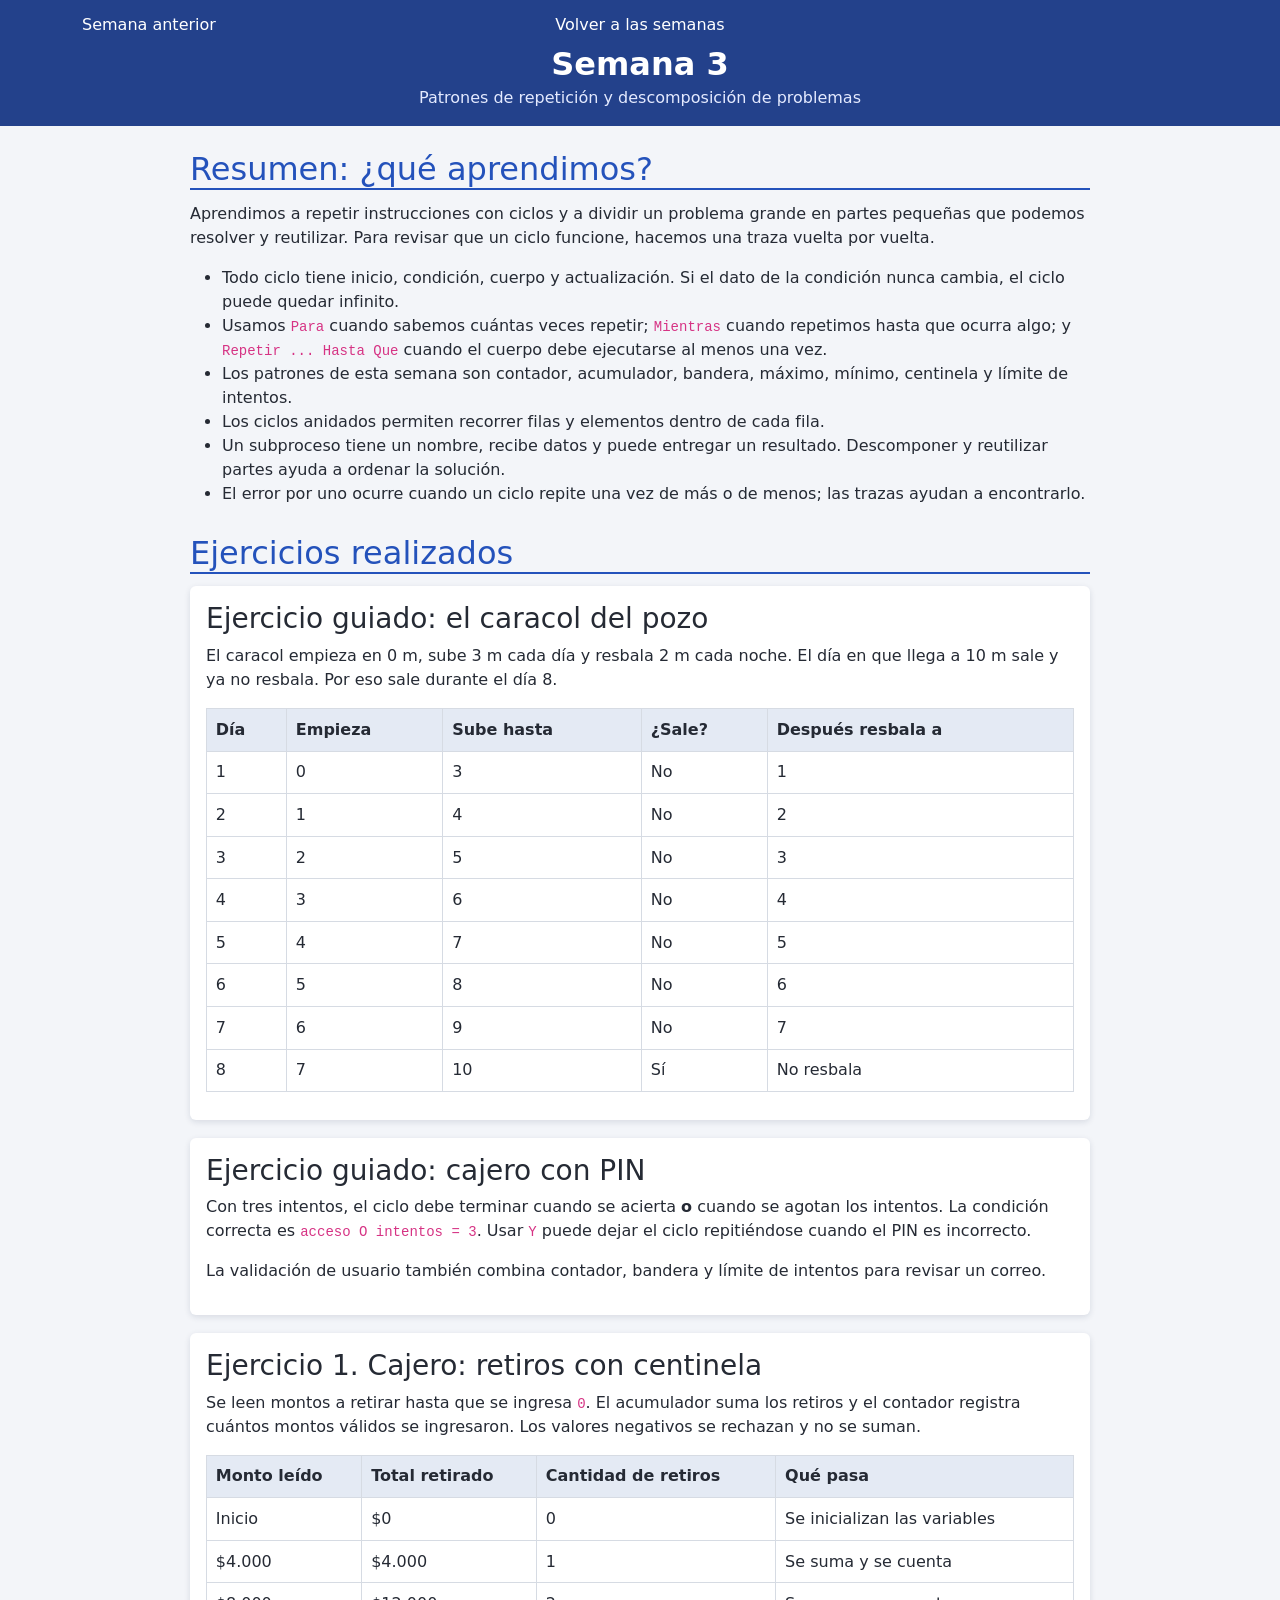
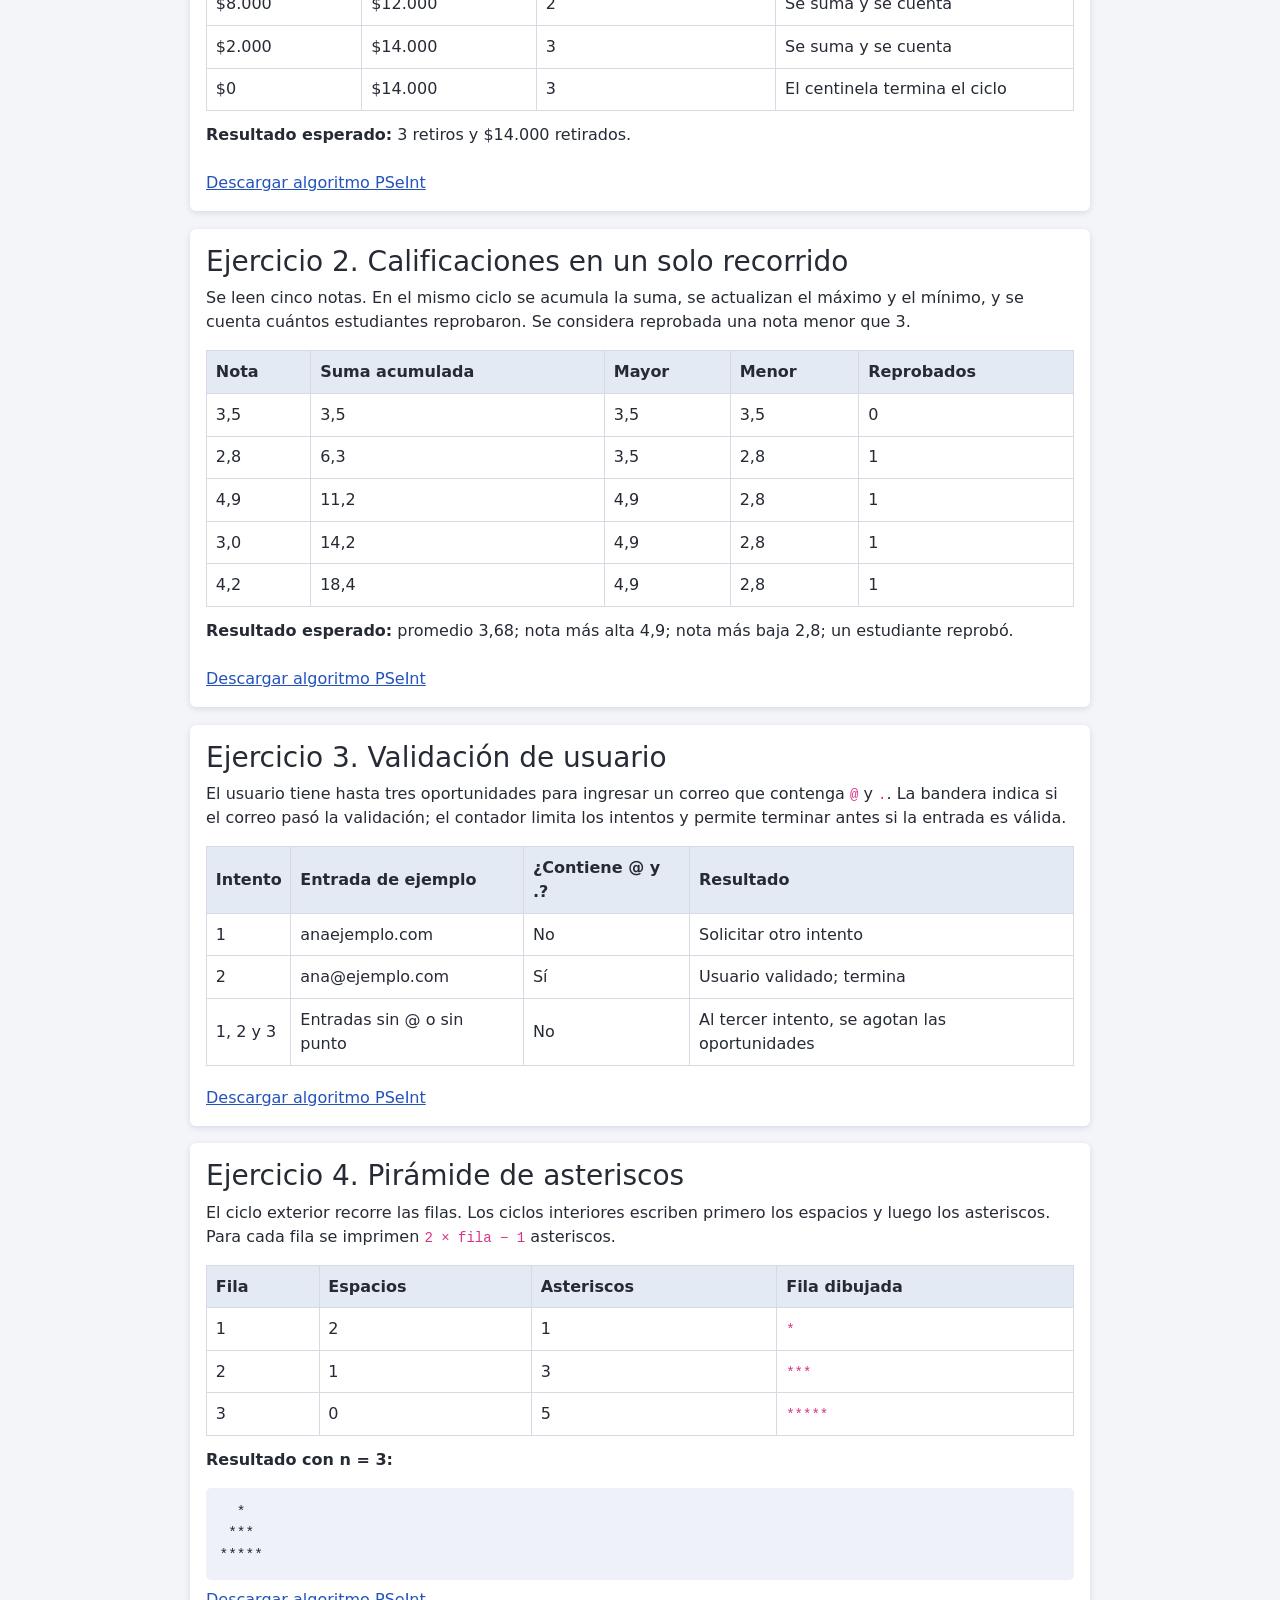
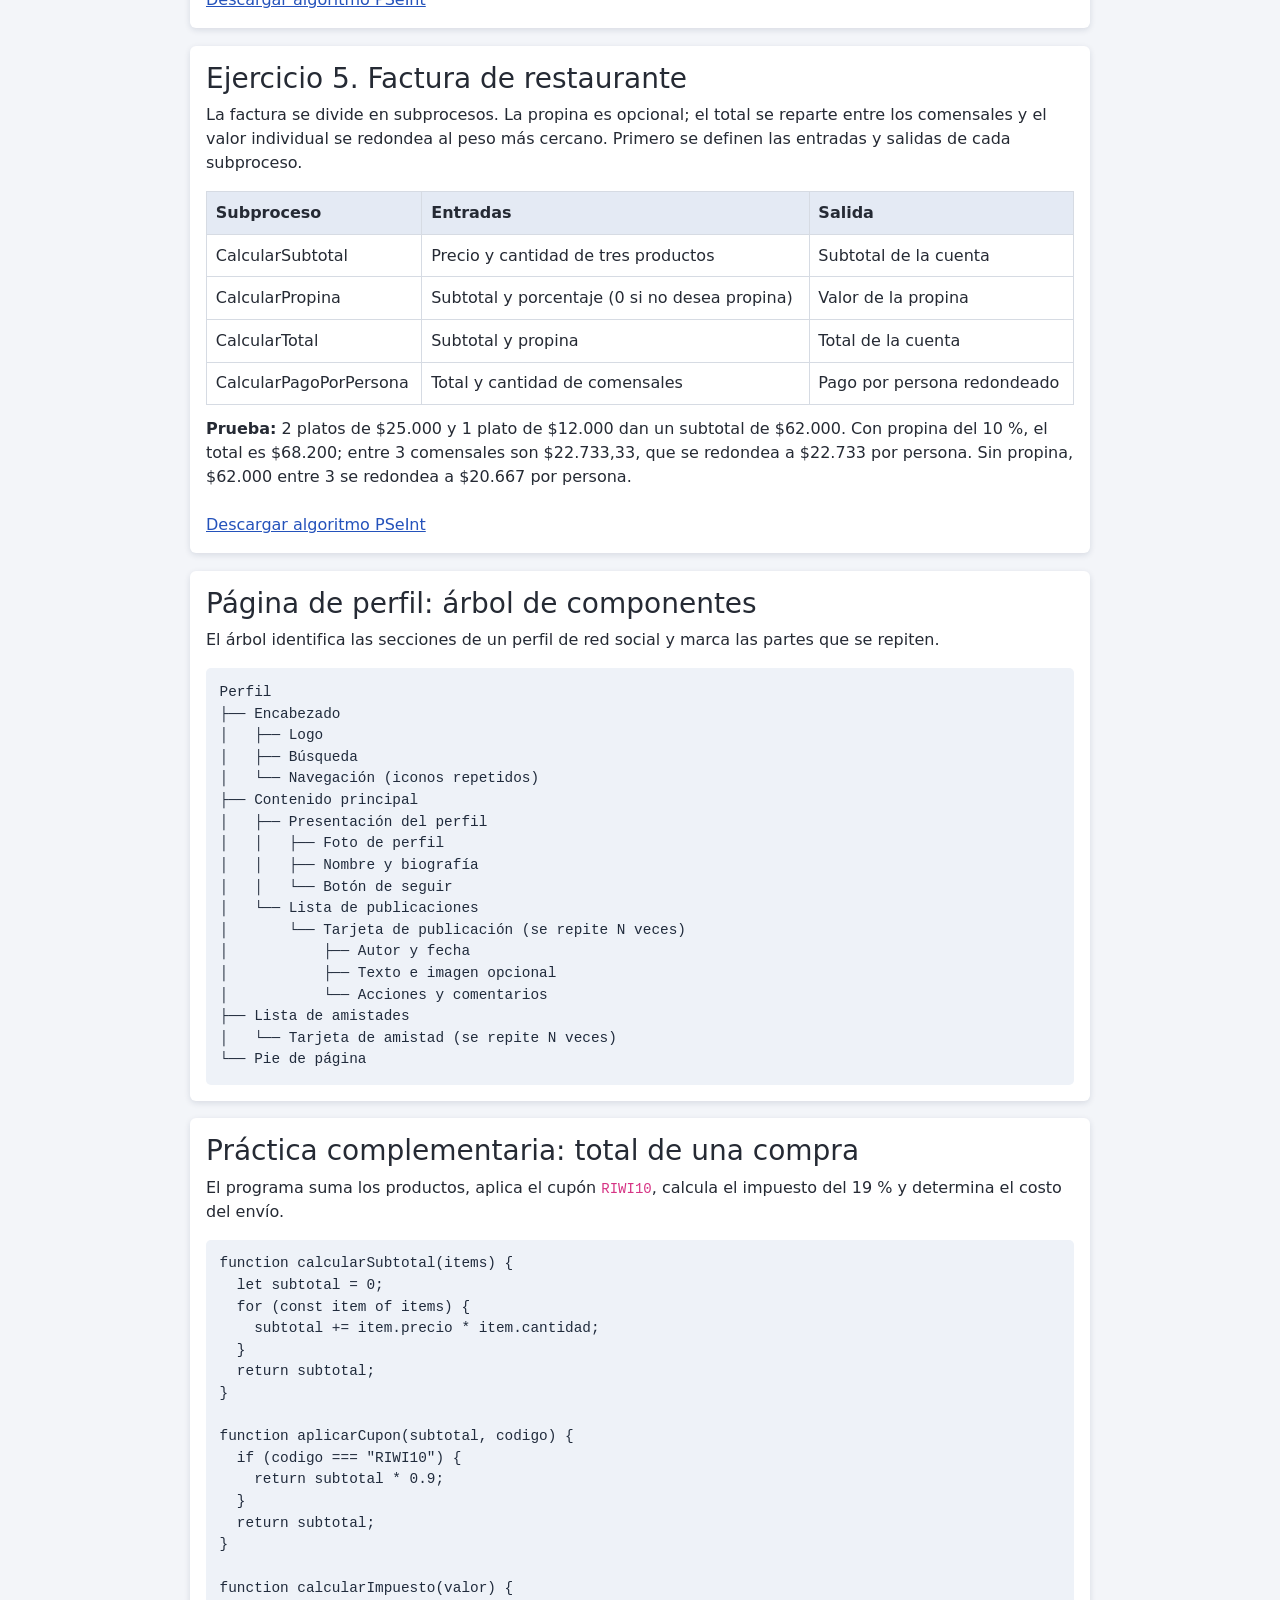
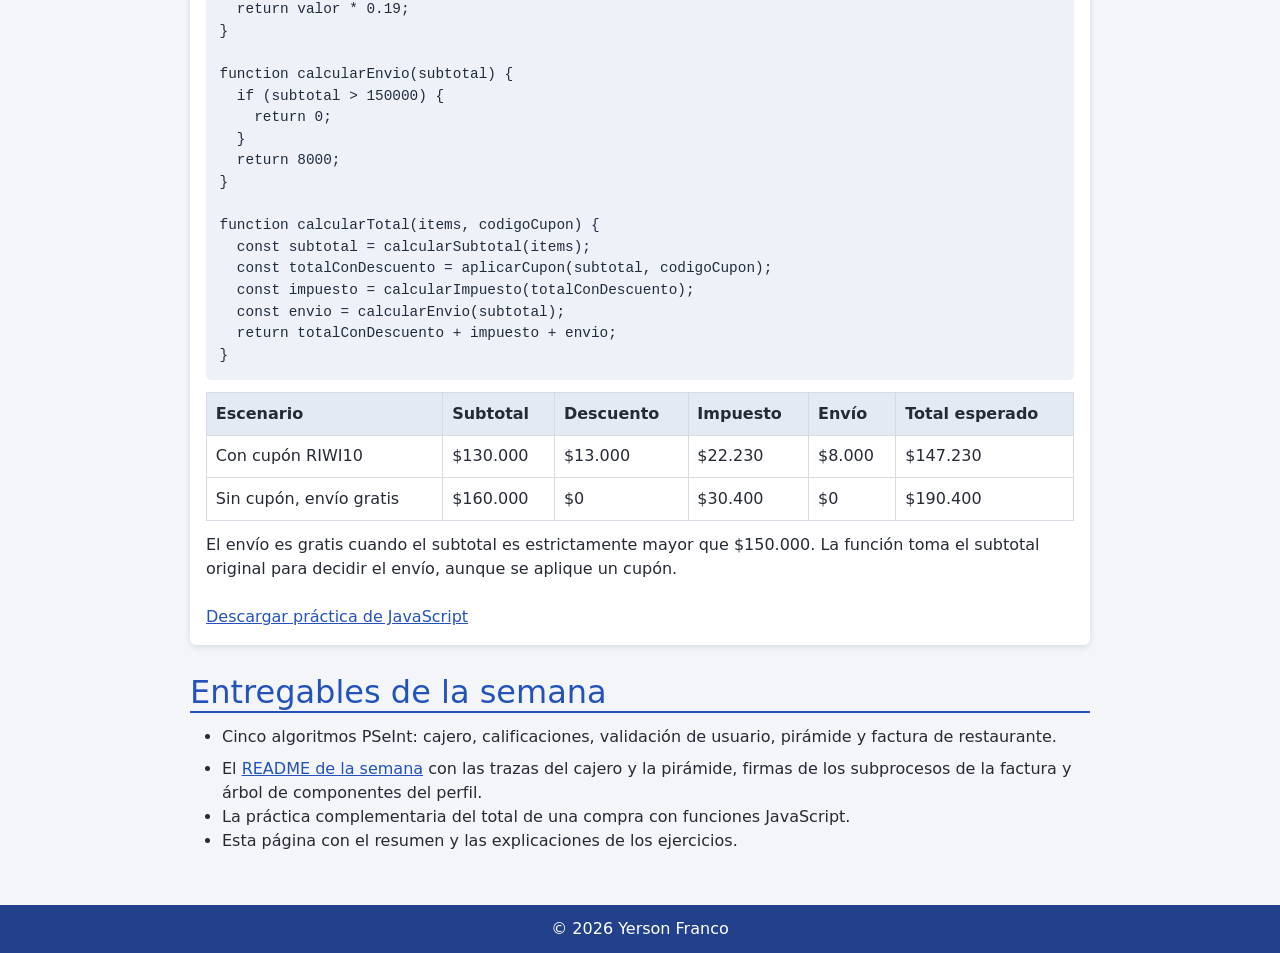
<file: trayecto_1/semana-3/index.html>
<!DOCTYPE html>
<html lang="es">

<head>
  <meta charset="utf-8">
  <meta name="viewport" content="width=device-width, initial-scale=1.0">
  <title>Semana 3 | Algoritmia</title>
  <link href="https://cdn.jsdelivr.net/npm/bootstrap@5.3.9/dist/css/bootstrap.min.css" rel="stylesheet"
    integrity="sha384-yEPZ7jP9S0QKiUQ0m3jjsO4ProIW7wvR9gXkI7JOGa2XVsw53Yke2bsdkBbjmmiX" crossorigin="anonymous">
  <link rel="stylesheet" href="../../css/style.css">
</head>

<body>
  <header class="encabezado encabezado-semana">
    <nav class="container navegacion-semanas" aria-label="Navegación por semanas">
      <a class="navegacion-anterior" href="../semana-2/index.html">Semana anterior</a>
      <a class="navegacion-centro" href="../../index.html">Volver a las semanas</a>
      <span aria-hidden="true"></span>
    </nav>
    <div class="container text-center">
      <h1>Semana 3</h1>
      <p class="encabezado-subtitulo">Patrones de repetición y descomposición de problemas</p>
    </div>
  </header>

  <main class="contenedor">
    <section>
      <h2>Resumen: ¿qué aprendimos?</h2>
      <p>Aprendimos a repetir instrucciones con ciclos y a dividir un problema grande en partes pequeñas que podemos
        resolver y reutilizar. Para revisar que un ciclo funcione, hacemos una traza vuelta por vuelta.</p>
      <ul>
        <li>Todo ciclo tiene inicio, condición, cuerpo y actualización. Si el dato de la condición nunca cambia, el
          ciclo puede quedar infinito.</li>
        <li>Usamos <code>Para</code> cuando sabemos cuántas veces repetir; <code>Mientras</code> cuando repetimos hasta
          que ocurra algo; y <code>Repetir ... Hasta Que</code> cuando el cuerpo debe ejecutarse al menos una vez.</li>
        <li>Los patrones de esta semana son contador, acumulador, bandera, máximo, mínimo, centinela y límite de
          intentos.</li>
        <li>Los ciclos anidados permiten recorrer filas y elementos dentro de cada fila.</li>
        <li>Un subproceso tiene un nombre, recibe datos y puede entregar un resultado. Descomponer y reutilizar partes
          ayuda a ordenar la solución.</li>
        <li>El error por uno ocurre cuando un ciclo repite una vez de más o de menos; las trazas ayudan a encontrarlo.
        </li>
      </ul>
    </section>

    <section>
      <h2>Ejercicios realizados</h2>
      <div class="ejercicios-apilados">
        <article class="tarjeta">
          <h3>Ejercicio guiado: el caracol del pozo</h3>
          <p>El caracol empieza en 0 m, sube 3 m cada día y resbala 2 m cada noche. El día en que llega a 10 m sale y ya
            no resbala. Por eso sale durante el día 8.</p>
          <div class="tabla-contenedor">
            <table>
              <thead>
                <tr>
                  <th>Día</th>
                  <th>Empieza</th>
                  <th>Sube hasta</th>
                  <th>¿Sale?</th>
                  <th>Después resbala a</th>
                </tr>
              </thead>
              <tbody>
                <tr>
                  <td>1</td>
                  <td>0</td>
                  <td>3</td>
                  <td>No</td>
                  <td>1</td>
                </tr>
                <tr>
                  <td>2</td>
                  <td>1</td>
                  <td>4</td>
                  <td>No</td>
                  <td>2</td>
                </tr>
                <tr>
                  <td>3</td>
                  <td>2</td>
                  <td>5</td>
                  <td>No</td>
                  <td>3</td>
                </tr>
                <tr>
                  <td>4</td>
                  <td>3</td>
                  <td>6</td>
                  <td>No</td>
                  <td>4</td>
                </tr>
                <tr>
                  <td>5</td>
                  <td>4</td>
                  <td>7</td>
                  <td>No</td>
                  <td>5</td>
                </tr>
                <tr>
                  <td>6</td>
                  <td>5</td>
                  <td>8</td>
                  <td>No</td>
                  <td>6</td>
                </tr>
                <tr>
                  <td>7</td>
                  <td>6</td>
                  <td>9</td>
                  <td>No</td>
                  <td>7</td>
                </tr>
                <tr>
                  <td>8</td>
                  <td>7</td>
                  <td>10</td>
                  <td>Sí</td>
                  <td>No resbala</td>
                </tr>
              </tbody>
            </table>
          </div>
        </article>

        <article class="tarjeta">
          <h3>Ejercicio guiado: cajero con PIN</h3>
          <p>Con tres intentos, el ciclo debe terminar cuando se acierta <strong>o</strong> cuando se agotan los
            intentos. La condición correcta es <code>acceso O intentos = 3</code>. Usar <code>Y</code> puede dejar el
            ciclo repitiéndose cuando el PIN es incorrecto.</p>
          <p>La validación de usuario también combina contador, bandera y límite de intentos para revisar un correo.</p>
        </article>

        <article class="tarjeta">
          <h3>Ejercicio 1. Cajero: retiros con centinela</h3>
          <p>Se leen montos a retirar hasta que se ingresa <code>0</code>. El acumulador suma los retiros y el contador
            registra cuántos montos válidos se ingresaron. Los valores negativos se rechazan y no se suman.</p>
          <div class="tabla-contenedor">
            <table>
              <thead>
                <tr>
                  <th>Monto leído</th>
                  <th>Total retirado</th>
                  <th>Cantidad de retiros</th>
                  <th>Qué pasa</th>
                </tr>
              </thead>
              <tbody>
                <tr>
                  <td>Inicio</td>
                  <td>$0</td>
                  <td>0</td>
                  <td>Se inicializan las variables</td>
                </tr>
                <tr>
                  <td>$4.000</td>
                  <td>$4.000</td>
                  <td>1</td>
                  <td>Se suma y se cuenta</td>
                </tr>
                <tr>
                  <td>$8.000</td>
                  <td>$12.000</td>
                  <td>2</td>
                  <td>Se suma y se cuenta</td>
                </tr>
                <tr>
                  <td>$2.000</td>
                  <td>$14.000</td>
                  <td>3</td>
                  <td>Se suma y se cuenta</td>
                </tr>
                <tr>
                  <td>$0</td>
                  <td>$14.000</td>
                  <td>3</td>
                  <td>El centinela termina el ciclo</td>
                </tr>
              </tbody>
            </table>
          </div>
          <p><strong>Resultado esperado:</strong> 3 retiros y $14.000 retirados.</p>
          <a class="enlace" href="psc/Cajero.psc" download>Descargar algoritmo PSeInt</a>
        </article>

        <article class="tarjeta">
          <h3>Ejercicio 2. Calificaciones en un solo recorrido</h3>
          <p>Se leen cinco notas. En el mismo ciclo se acumula la suma, se actualizan el máximo y el mínimo, y se cuenta
            cuántos estudiantes reprobaron. Se considera reprobada una nota menor que 3.</p>
          <div class="tabla-contenedor">
            <table>
              <thead>
                <tr>
                  <th>Nota</th>
                  <th>Suma acumulada</th>
                  <th>Mayor</th>
                  <th>Menor</th>
                  <th>Reprobados</th>
                </tr>
              </thead>
              <tbody>
                <tr>
                  <td>3,5</td>
                  <td>3,5</td>
                  <td>3,5</td>
                  <td>3,5</td>
                  <td>0</td>
                </tr>
                <tr>
                  <td>2,8</td>
                  <td>6,3</td>
                  <td>3,5</td>
                  <td>2,8</td>
                  <td>1</td>
                </tr>
                <tr>
                  <td>4,9</td>
                  <td>11,2</td>
                  <td>4,9</td>
                  <td>2,8</td>
                  <td>1</td>
                </tr>
                <tr>
                  <td>3,0</td>
                  <td>14,2</td>
                  <td>4,9</td>
                  <td>2,8</td>
                  <td>1</td>
                </tr>
                <tr>
                  <td>4,2</td>
                  <td>18,4</td>
                  <td>4,9</td>
                  <td>2,8</td>
                  <td>1</td>
                </tr>
              </tbody>
            </table>
          </div>
          <p><strong>Resultado esperado:</strong> promedio 3,68; nota más alta 4,9; nota más baja 2,8; un estudiante
            reprobó.</p>
          <a class="enlace" href="psc/Calificaciones.psc" download>Descargar algoritmo PSeInt</a>
        </article>

        <article class="tarjeta">
          <h3>Ejercicio 3. Validación de usuario</h3>
          <p>El usuario tiene hasta tres oportunidades para ingresar un correo que contenga <code>@</code> y
            <code>.</code>. La bandera indica si el correo pasó la validación; el contador limita los intentos y permite
            terminar antes si la entrada es válida.
          </p>
          <div class="tabla-contenedor">
            <table>
              <thead>
                <tr>
                  <th>Intento</th>
                  <th>Entrada de ejemplo</th>
                  <th>¿Contiene @ y .?</th>
                  <th>Resultado</th>
                </tr>
              </thead>
              <tbody>
                <tr>
                  <td>1</td>
                  <td>anaejemplo.com</td>
                  <td>No</td>
                  <td>Solicitar otro intento</td>
                </tr>
                <tr>
                  <td>2</td>
                  <td>ana@ejemplo.com</td>
                  <td>Sí</td>
                  <td>Usuario validado; termina</td>
                </tr>
                <tr>
                  <td>1, 2 y 3</td>
                  <td>Entradas sin @ o sin punto</td>
                  <td>No</td>
                  <td>Al tercer intento, se agotan las oportunidades</td>
                </tr>
              </tbody>
            </table>
          </div>
          <a class="enlace" href="psc/ValidarUsuario.psc" download>Descargar algoritmo PSeInt</a>
        </article>

        <article class="tarjeta">
          <h3>Ejercicio 4. Pirámide de asteriscos</h3>
          <p>El ciclo exterior recorre las filas. Los ciclos interiores escriben primero los espacios y luego los
            asteriscos. Para cada fila se imprimen <code>2 × fila − 1</code> asteriscos.</p>
          <div class="tabla-contenedor">
            <table>
              <thead>
                <tr>
                  <th>Fila</th>
                  <th>Espacios</th>
                  <th>Asteriscos</th>
                  <th>Fila dibujada</th>
                </tr>
              </thead>
              <tbody>
                <tr>
                  <td>1</td>
                  <td>2</td>
                  <td>1</td>
                  <td><code>  *</code></td>
                </tr>
                <tr>
                  <td>2</td>
                  <td>1</td>
                  <td>3</td>
                  <td><code> ***</code></td>
                </tr>
                <tr>
                  <td>3</td>
                  <td>0</td>
                  <td>5</td>
                  <td><code>*****</code></td>
                </tr>
              </tbody>
            </table>
          </div>
          <p><strong>Resultado con n = 3:</strong></p>
          <pre class="ejemplo-texto">  *
 ***
*****</pre>
          <a class="enlace" href="psc/Piramide.psc" download>Descargar algoritmo PSeInt</a>
        </article>

        <article class="tarjeta">
          <h3>Ejercicio 5. Factura de restaurante</h3>
          <p>La factura se divide en subprocesos. La propina es opcional; el total se reparte entre los comensales y el
            valor individual se redondea al peso más cercano. Primero se definen las entradas y salidas de cada
            subproceso.</p>
          <div class="tabla-contenedor">
            <table>
              <thead>
                <tr>
                  <th>Subproceso</th>
                  <th>Entradas</th>
                  <th>Salida</th>
                </tr>
              </thead>
              <tbody>
                <tr>
                  <td>CalcularSubtotal</td>
                  <td>Precio y cantidad de tres productos</td>
                  <td>Subtotal de la cuenta</td>
                </tr>
                <tr>
                  <td>CalcularPropina</td>
                  <td>Subtotal y porcentaje (0 si no desea propina)</td>
                  <td>Valor de la propina</td>
                </tr>
                <tr>
                  <td>CalcularTotal</td>
                  <td>Subtotal y propina</td>
                  <td>Total de la cuenta</td>
                </tr>
                <tr>
                  <td>CalcularPagoPorPersona</td>
                  <td>Total y cantidad de comensales</td>
                  <td>Pago por persona redondeado</td>
                </tr>
              </tbody>
            </table>
          </div>
          <p><strong>Prueba:</strong> 2 platos de $25.000 y 1 plato de $12.000 dan un subtotal de $62.000. Con propina
            del 10 %, el total es $68.200; entre 3 comensales son $22.733,33, que se redondea a $22.733 por persona. Sin
            propina, $62.000 entre 3 se redondea a $20.667 por persona.</p>
          <a class="enlace" href="psc/FacturaRestaurante.psc" download>Descargar algoritmo PSeInt</a>
        </article>

        <article class="tarjeta">
          <h3>Página de perfil: árbol de componentes</h3>
          <p>El árbol identifica las secciones de un perfil de red social y marca las partes que se repiten.</p>
          <pre class="ejemplo-texto">Perfil
├── Encabezado
│   ├── Logo
│   ├── Búsqueda
│   └── Navegación (iconos repetidos)
├── Contenido principal
│   ├── Presentación del perfil
│   │   ├── Foto de perfil
│   │   ├── Nombre y biografía
│   │   └── Botón de seguir
│   └── Lista de publicaciones
│       └── Tarjeta de publicación (se repite N veces)
│           ├── Autor y fecha
│           ├── Texto e imagen opcional
│           └── Acciones y comentarios
├── Lista de amistades
│   └── Tarjeta de amistad (se repite N veces)
└── Pie de página</pre>
        </article>

        <article class="tarjeta">
          <h3>Práctica complementaria: total de una compra</h3>
          <p>El programa suma los productos, aplica el cupón <code>RIWI10</code>, calcula el impuesto del 19 % y
            determina el costo del envío.</p>
          <pre class="codigo-ejemplo"><code>function calcularSubtotal(items) {
  let subtotal = 0;
  for (const item of items) {
    subtotal += item.precio * item.cantidad;
  }
  return subtotal;
}

function aplicarCupon(subtotal, codigo) {
  if (codigo === "RIWI10") {
    return subtotal * 0.9;
  }
  return subtotal;
}

function calcularImpuesto(valor) {
  return valor * 0.19;
}

function calcularEnvio(subtotal) {
  if (subtotal &gt; 150000) {
    return 0;
  }
  return 8000;
}

function calcularTotal(items, codigoCupon) {
  const subtotal = calcularSubtotal(items);
  const totalConDescuento = aplicarCupon(subtotal, codigoCupon);
  const impuesto = calcularImpuesto(totalConDescuento);
  const envio = calcularEnvio(subtotal);
  return totalConDescuento + impuesto + envio;
}</code></pre>
          <div class="tabla-contenedor">
            <table>
              <thead>
                <tr>
                  <th>Escenario</th>
                  <th>Subtotal</th>
                  <th>Descuento</th>
                  <th>Impuesto</th>
                  <th>Envío</th>
                  <th>Total esperado</th>
                </tr>
              </thead>
              <tbody>
                <tr>
                  <td>Con cupón RIWI10</td>
                  <td>$130.000</td>
                  <td>$13.000</td>
                  <td>$22.230</td>
                  <td>$8.000</td>
                  <td>$147.230</td>
                </tr>
                <tr>
                  <td>Sin cupón, envío gratis</td>
                  <td>$160.000</td>
                  <td>$0</td>
                  <td>$30.400</td>
                  <td>$0</td>
                  <td>$190.400</td>
                </tr>
              </tbody>
            </table>
          </div>
          <p>El envío es gratis cuando el subtotal es estrictamente mayor que $150.000. La función toma el subtotal
            original para decidir el envío, aunque se aplique un cupón.</p>
          <a class="enlace" href="js/totalCompra.js" download>Descargar práctica de JavaScript</a>
        </article>
      </div>
    </section>

    <section>
      <h2>Entregables de la semana</h2>
      <ul>
        <li>Cinco algoritmos PSeInt: cajero, calificaciones, validación de usuario, pirámide y factura de restaurante.
        </li>
        <li>El <a class="enlace" href="README.md">README de la semana</a> con las trazas del cajero y la pirámide,
          firmas de los subprocesos de la factura y árbol de componentes del perfil.</li>
        <li>La práctica complementaria del total de una compra con funciones JavaScript.</li>
        <li>Esta página con el resumen y las explicaciones de los ejercicios.</li>
      </ul>
    </section>
  </main>

  <footer class="pie text-center text-white">
    <p class="mb-0">&copy; 2026 Yerson Franco</p>
  </footer>

  <script src="https://cdn.jsdelivr.net/npm/bootstrap@5.3.9/dist/js/bootstrap.bundle.min.js"
    integrity="sha384-WyOxWvTyr1QaMPfiPJSv76iReVthorl5uWlFtZPyK0IEB0hGzo9y5Bp9mYanr8Bu"
    crossorigin="anonymous"></script>
</body>

</html>
</file>
<file: css/style.css>
html,
body {
  min-height: 100%;
}

body {
  min-height: 100vh;
  display: flex;
  flex-direction: column;
  background-color: #f3f5f9;
  color: #252a34;
}

main {
  flex: 1;
}

.encabezado,
.pie {
  background-color: #23418b;
  color: #fff;
}

.encabezado {
  padding: 1rem 0 1.1rem;
  background-color: #23418b;
}

.encabezado-semana {
  padding: 0.65rem 0 1rem;
  text-align: center;
}

.encabezado-semana h1 {
  margin: 0;
}

.encabezado-semana .encabezado-subtitulo {
  margin: 0.15rem 0 0;
  color: #e4eaff;
}

.logo-riwi {
  display: inline-block;
  width: 112px;
  max-width: 100%;
  height: auto;
}

.encabezado h1 {
  margin: 0;
  font-size: 2rem;
  font-weight: 700;
}

.encabezado-subtitulo {
  margin: 0.1rem 0 0.5rem;
  color: #e4eaff;
}

.enlaces-proyecto a {
  padding: 0.1rem 0;
  border-bottom: 1px solid transparent;
  color: #fff;
  font-weight: 600;
  text-decoration: none;
}

.enlaces-proyecto a:hover {
  border-bottom-color: #fff;
}

.enlaces-proyecto a:focus-visible {
  outline: 2px solid #f3c969;
  outline-offset: 4px;
}
.titulo-seccion {
  color: #23418b;
  font-weight: 700;
}

.tarjeta-semana {
  border: 0;
  box-shadow: 0 2px 8px rgba(20, 35, 65, 0.12);
  transition: transform 0.2s ease;
}

.tarjeta-semana:hover {
  transform: translateY(-4px);
}

.imagen-tarjeta {
  width: 100%;
  height: 180px;
  padding: 1rem;
  object-fit: contain;
  background-color: #fff;
}

.navegacion-semana {
  display: flex;
  justify-content: space-between;
  padding-top: 1rem;
}

.navegacion-semana a {
  color: #fff;
  text-decoration: none;
}

.navegacion-semana a:hover {
  text-decoration: underline;
}

.tarjeta-ejercicio {
  border: 0;
  box-shadow: 0 2px 8px rgba(20, 35, 65, 0.12);
}

.imagen-diagrama {
  width: 100%;
  height: 230px;
  padding: 0.75rem;
  object-fit: contain;
  background-color: #fff;
}

.botones-ejercicio {
  display: flex;
  flex-wrap: wrap;
  gap: 0.5rem;
}

.prueba-ejercicio {
  font-size: 0.95rem;
}

.navegacion-semanas {
  display: grid;
  grid-template-columns: 1fr 1fr 1fr;
  align-items: center;
  gap: 0.75rem;
  width: 100%;
  margin: 0 auto 0.35rem;
  padding-top: 0.15rem;
  padding-bottom: 0.15rem;
}

.navegacion-semanas a {
  color: #fff;
  text-decoration: none;
}

.navegacion-semanas a:hover {
  text-decoration: underline;
}

.navegacion-anterior {
  justify-self: start;
}

.navegacion-centro {
  justify-self: center;
  text-align: center;
}

.navegacion-siguiente {
  justify-self: end;
  text-align: right;
}

.contenedor {
  width: 90%;
  max-width: 900px;
  margin: 1.5rem auto;
}

.contenedor section {
  margin-bottom: 1.75rem;
}

.contenedor h2 {
  margin-bottom: 0.75rem;
  border-bottom: 2px solid #2452bb;
  color: #2452bb;
}

.ejercicios-apilados {
  display: flex;
  flex-direction: column;
  gap: 1.1rem;
}

.tarjeta {
  padding: 1rem;
  border-radius: 6px;
  background-color: #fff;
  box-shadow: 0 2px 6px rgba(20, 35, 65, 0.12);
}

.tabla-contenedor {
  overflow-x: auto;
  margin: 0.75rem 0;
}

.tabla-contenedor table {
  width: 100%;
  min-width: 580px;
  border-collapse: collapse;
  background-color: #fff;
}

.tabla-contenedor th,
.tabla-contenedor td {
  padding: 0.55rem;
  border: 1px solid #d6dbe3;
  text-align: left;
}

.tabla-contenedor th {
  background-color: #e4eaf4;
}

.codigo-ejemplo,
.ejemplo-texto {
  overflow-x: auto;
  margin: 0.75rem 0 0;
  padding: 0.85rem;
  border-radius: 5px;
  background-color: #eef2f8;
  color: #202b3c;
  font-size: 0.9rem;
}

.codigo-ejemplo code {
  color: inherit;
}

.enlace {
  color: #2452bb;
}

.contenedor .enlace {
  display: inline-block;
  margin-top: 0.5rem;
}

@media (max-width: 576px) {
  .contenedor {
    width: 94%;
  }

  .navegacion-semanas {
    gap: 0.35rem;
    font-size: 0.8rem;
  }

  .botones-ejercicio .btn {
    width: 100%;
  }
}



.pie {
  padding: 0.75rem 0;
  background-color: #23418b;
  color: #fff;
  text-align: center;
}

@media (max-width: 767.98px) {
  .logo-riwi {
    width: 100px;
    margin-bottom: 0.5rem;
  }

  .encabezado h1 {
    font-size: 1.75rem;
  }
}
</file>
